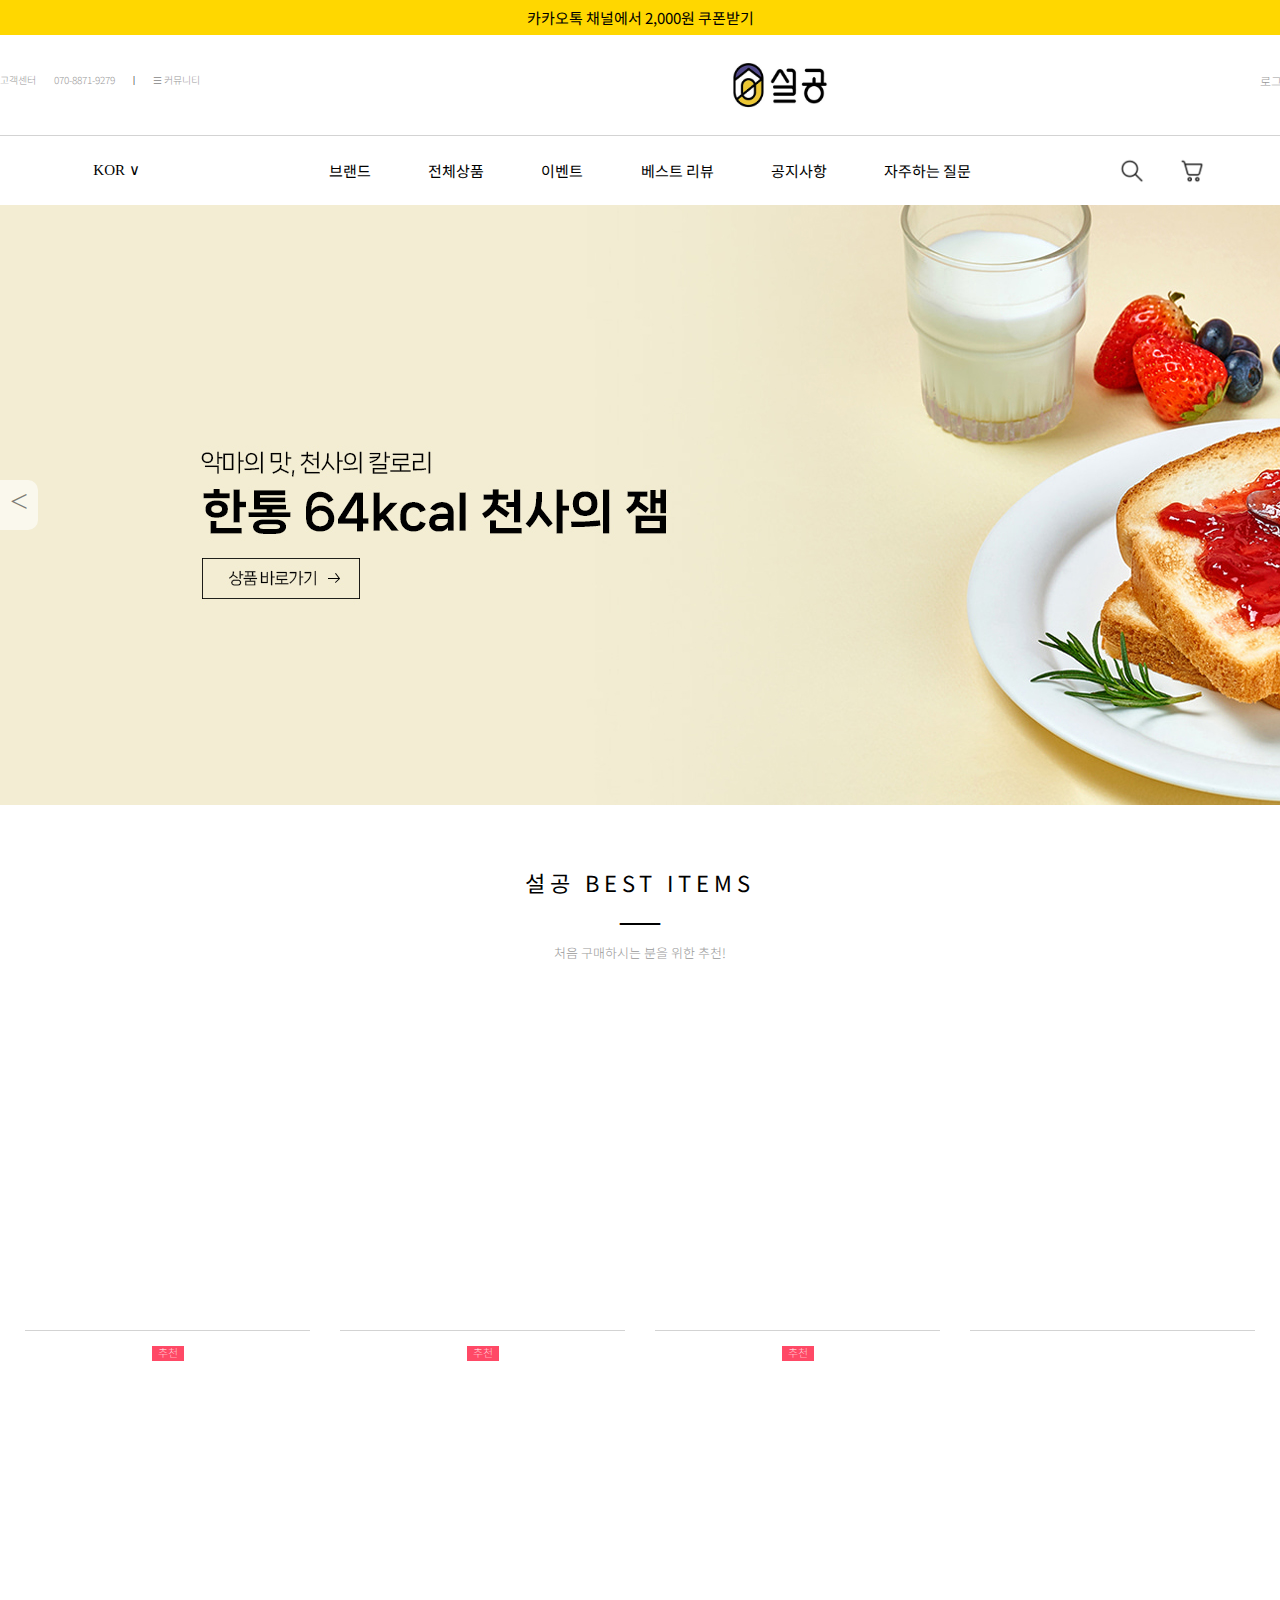
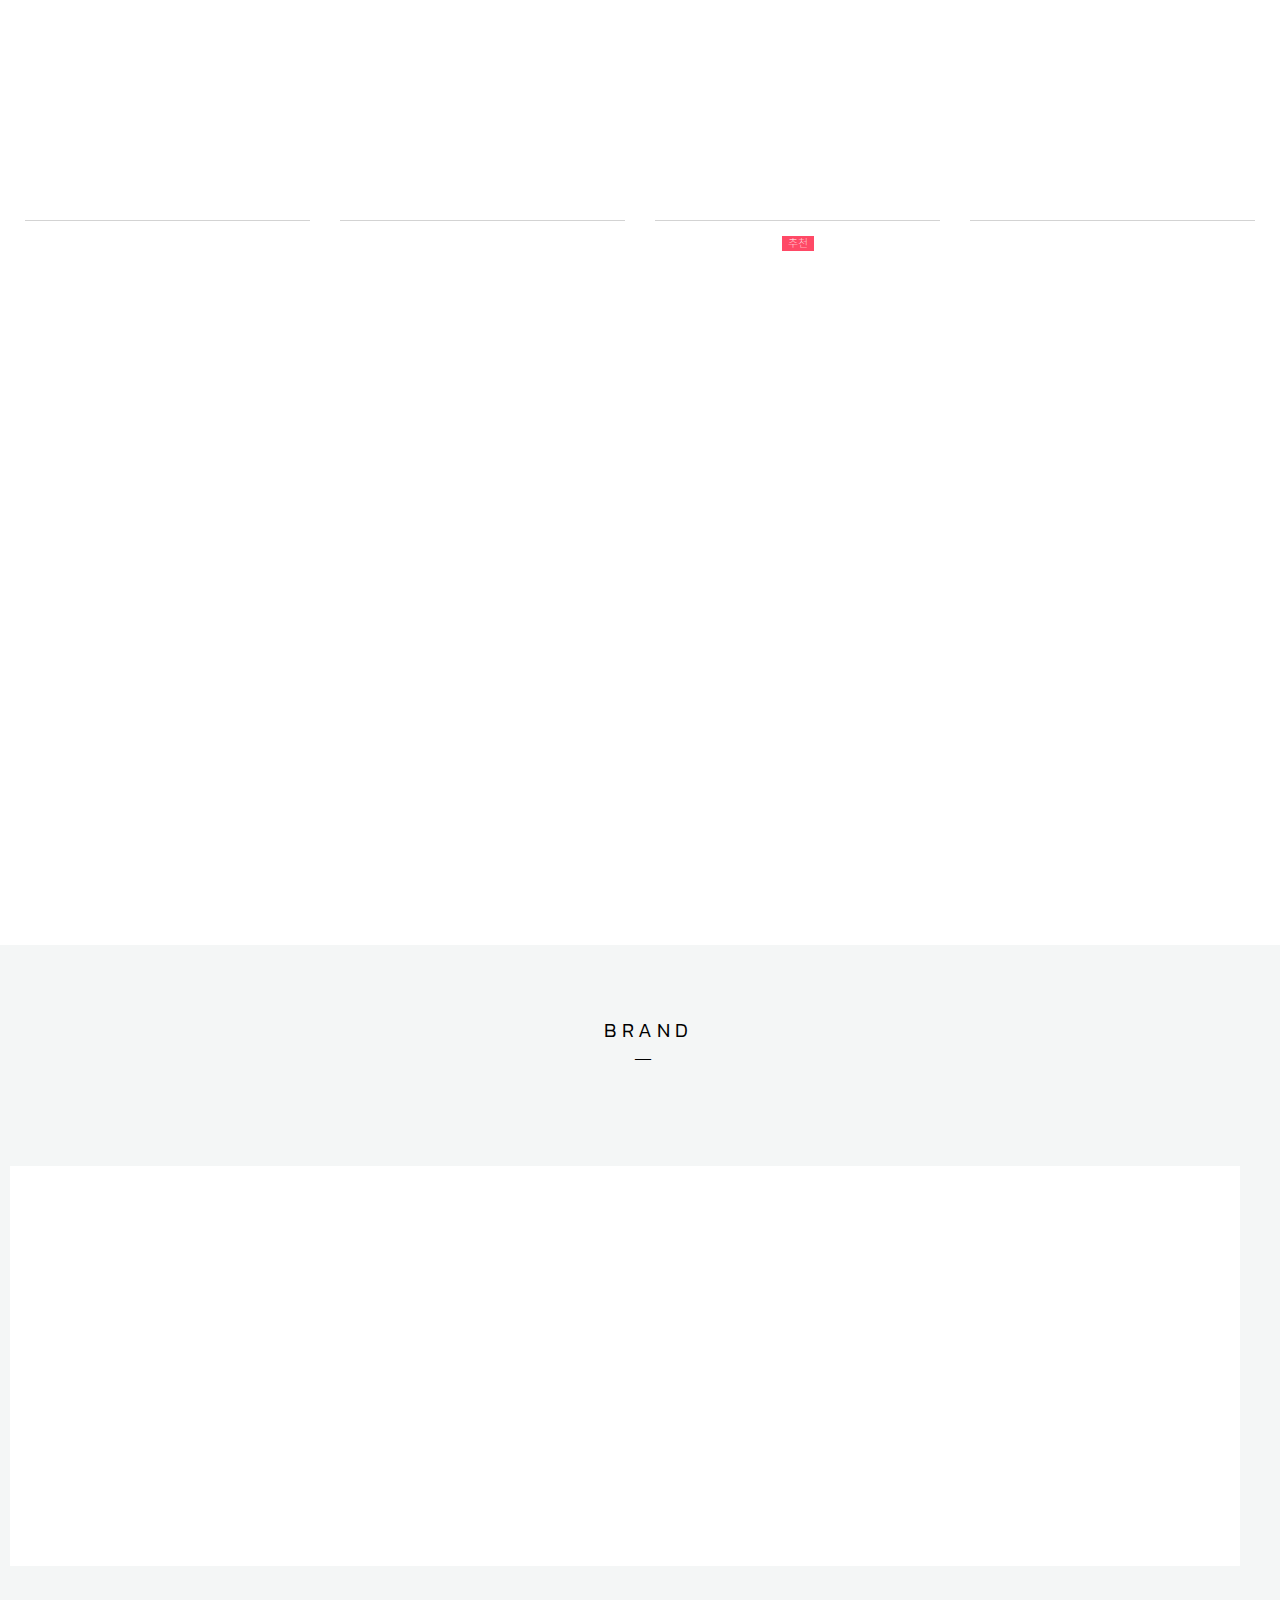
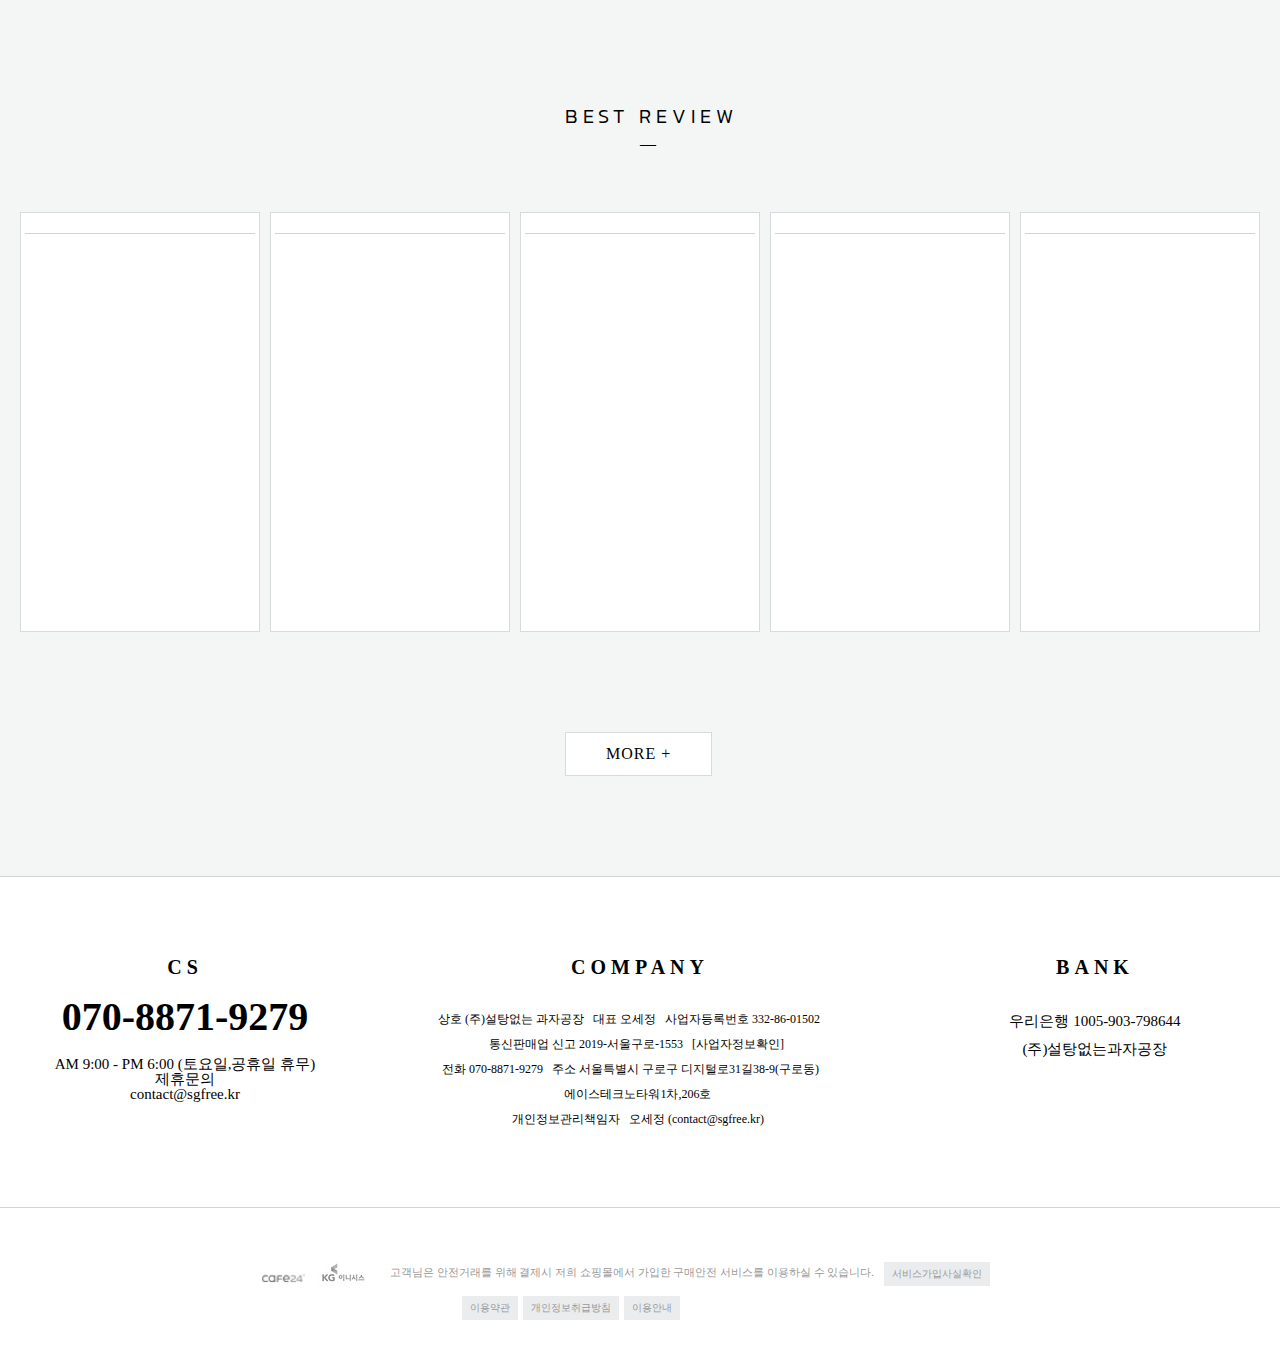
<file: index.html>
<!DOCTYPE html>
<html>
  <head>
    <title>설탕없는과자공장 | 설공</title>
    <link href="css/reset.css" rel="stylesheet">
    <link href="css/common.css" rel="stylesheet">
    <link href="css/main.css" rel="stylesheet">
    <style>
@import url('https://fonts.googleapis.com/css2?family=Kanit:wght@300&family=Noto+Sans+KR:wght@100;300;400;500;700;900&display=swap');
      </style>
      <script src="https://ajax.aspnetcdn.com/ajax/jQuery/jquery-3.4.0.min.js"></script>

      <!--json-->
      <script src="js/json.js"></script>
      <!--jquery-->
      <script src="js/jquery.js"></script>


  </head>
  <body>
    <div id="kakao">
        <div id="box">
        <h3><a href="#">카카오톡 채널에서 2,000원 쿠폰받기</a></h3>
        </div></div>
    <header>
      <div id="box1">
        <div id="login1">
          <ul>
            <li><a href="#">고객센터</a></li>
            <li><a href="#">070-8871-9279</a></li>
            <li>|</li>
            <li><a href="#">&#9776;  커뮤니티</a></li>
          </ul>
        </div>
      </div>
      <div id="box2">
        <div id="logo">
          <a href="#"><img src="img/logo.jpg" alt="logo"></a>
        </div></div>
      <div id="box3">
        <div id="login2">
          <ul>
            <li><a href="sub_2.html" target="_self">로그인</a></li>
            <li><a href="sub_3.html" target="_self">회원가입</a></li>
            <li><a href="#">주문조회</a></li>
            <li><a href="#">마이페이지</a></li>
            <li><a href="#">회원혜택</a></li>
          </ul>
        </div></div>
    </header>
    <nav>
        <div id="box1">
          <h4><a href="#">KOR   &#8744;</a></h4></div> 

        <div id="box2">
          <ul class="menu">
            <li><a href="sub.html" target="_self">브랜드</a>
              <ul class="sub">
                <li><a href="#">설공 스토리</a></li>
                <li><a href="#">캐릭터 소개</a></li>
                <li><a href="#">설탕없는과자공장</a></li>
              </ul>
            </li>
            <li><a href="sub.html" target="_self">전체상품</a>
              <ul class="sub">
                <li><a href="#">산소빵 & 와플</a></li>
                <li><a href="#">잼 & 스프레드</a></li>
                <li><a href="#">베이커리</a></li>
                <li><a href="#">설탕 대체재</a></li>
                <li><a href="#">묶음 상품</a></li>
              </ul>
            </li>
            <li><a href="sub.html" target="_self">이벤트</a>
              <ul class="sub">
                <li><a href="#">라이트 설공 챌린지</a></li>
                <li><a href="#">진행중인 이벤트</a></li>
                <li><a href="#">당첨자 발표</a></li>
              </ul>
            </li>
            <li><a href="sub.html" target="_self">베스트 리뷰</a>
              <ul class="sub">
                <li><a href="#">위클리 베스트</a></li>
                <li><a href="#">베스트</a></li>
              </ul>
            </li>
            <li><a href="sub.html" target="_self">공지사항</a></li>
            <li><a href="sub.html" target="_self">자주하는 질문</a></li>
          </ul></div>

          <div id="icon">
            <div class="iconbox">
                <a href="#"><img src="img/icon_1.png" alt="아이콘1"></a>
            </div>
            <div class="iconbox">
                <a href="#"><img src="img/icon_2.png" alt="아이콘2"></a>
            </div>
          </div>
      </nav>

    <section>
      <div id="slidewrap">
        <ul class="slide">
          <li><img src="img/slider_1.jpg" alt="slider_1"></li>
          <li><img src="img/slider_2.jpg" alt="slider_2"></li>
          <li><img src="img/slider_3.jpg" alt="slider_3"></li>
          <li><img src="img/slider_4.jpg" alt="slider_4"></li>
        </ul>
        <span class="prev">&lt;</span>
        <span class="next">&gt;</span>
      </div>

        <div id="best">
            <h3>설공 BEST ITEMS</h3>
            <h2>&#8212;</h2>
            <p>처음 구매하시는 분을 위한 추천!</p>
        </div>


        <div id="product">

          <div class="box">
            <div class="img_box"></div>
            <h5></h5>
            <div class="box1">
              <h6></h6>
          </div></div>

          <div class="box">
            <div class="img_box"></div>
            <h5></h5>
              <div class="box1">
              <h6></h6>
          </div></div>

          <div class="box">
            <div class="img_box"></div>
            <h5></h5>
              <div class="box1">
              <h6></h6>
            </div></div>

          <div class="box">
            <div class="img_box"></div>
            <h5></h5>
            <div class="box1">
          </div></div>

          <div class="box">
            <div class="img_box"></div>
            <h5></h5>
            <div class="box1">
          </div></div>

          <div class="box">
            <div class="img_box"></div>
            <h5></h5>
            <div class="box1">
          </div></div>

          <div class="box">
            <div class="img_box"></div>
            <h5></h5>
            <div class="box1">
              <h6></h6>
          </div></div>

          <div class="box">
            <div class="img_box"></div>
            <h5></h5>
            <div class="box1">
          </div></div>
        </div>

      <div id="coupon">
        <div class="box2"></div>
        <div class="box2"></div>
        <div class="box2"></div>
      </div>

      <div id="story">
        <div class="box3">
        <h3>BRAND</h3>
        <h4>&#8212;</h4>
        <div class="box4">
          <div class="box4text">
            <p></p>
          </div>
        </div></div>
        </div>

        <div id="review">
            <div class="box4">
            <h3>BEST REVIEW</h3>
            <h4>&#8212;</h4>

            <div class="box5">
                <div class="box6">
            </div></div>

            <div class="box5">
              <div class="box6">
            </div></div>

          <div class="box5">
            <div class="box6">
          </div></div>

          <div class="box5">
            <div class="box6">
          </div></div>

          <div class="box5">
            <div class="box6">
          </div></div>

            <button>MORE +</button>
      </div>
    </div>
    </section>

    <footer>
        <div id="top">
            <div class="cs">
                <h1>CS</h1>
                <h2>070-8871-9279</h2>
                <h3>AM 9:00 - PM 6:00 (토요일,공휴일 휴무)<br>
                    <b>제휴문의</b><br>
                    contact@sgfree.kr</h3>
            </div>
            <div class="company">
                <h1>COMPANY</h1>
                <pre>
                          상호 (주)설탕없는 과자공장   대표 오세정   사업자등록번호 332-86-01502
                               통신판매업 신고 2019-서울구로-1553   [사업자정보확인]
                           전화 070-8871-9279   주소 서울특별시 구로구 디지털로31길38-9(구로동)
                                에이스테크노타워1차,206호
                                개인정보관리책임자   오세정 (contact@sgfree.kr)</pre>
            </div>
            <div class="bank">
                <h1>BANK</h1>
                <h2>우리은행 1005-903-798644<br>
                    <b>(주)설탕없는과자공장</b></h2>
            </div>
        </div>
        <div id="botton">
            <div id="box">
              <div class="imgbox">
            <a href="#"><img src="img/footer_1.png" alt=""></a>
              </div>
            <a href="#"><img src="img/footer_2.jpg" alt=""></a>
            <h1>고객님은 안전거래를 위해 결제시 저희 쇼핑몰에서 가입한 구매안전 서비스를 이용하실 수 있습니다.</h1>
            <button>서비스가입사실확인</button>
            <div class="box1">
            <button>이용약관</button>
            <button>개인정보취급방침</button>
            <button>이용안내</button>
        </div></div></div>
    </footer>
  </body>
</html>
</file>
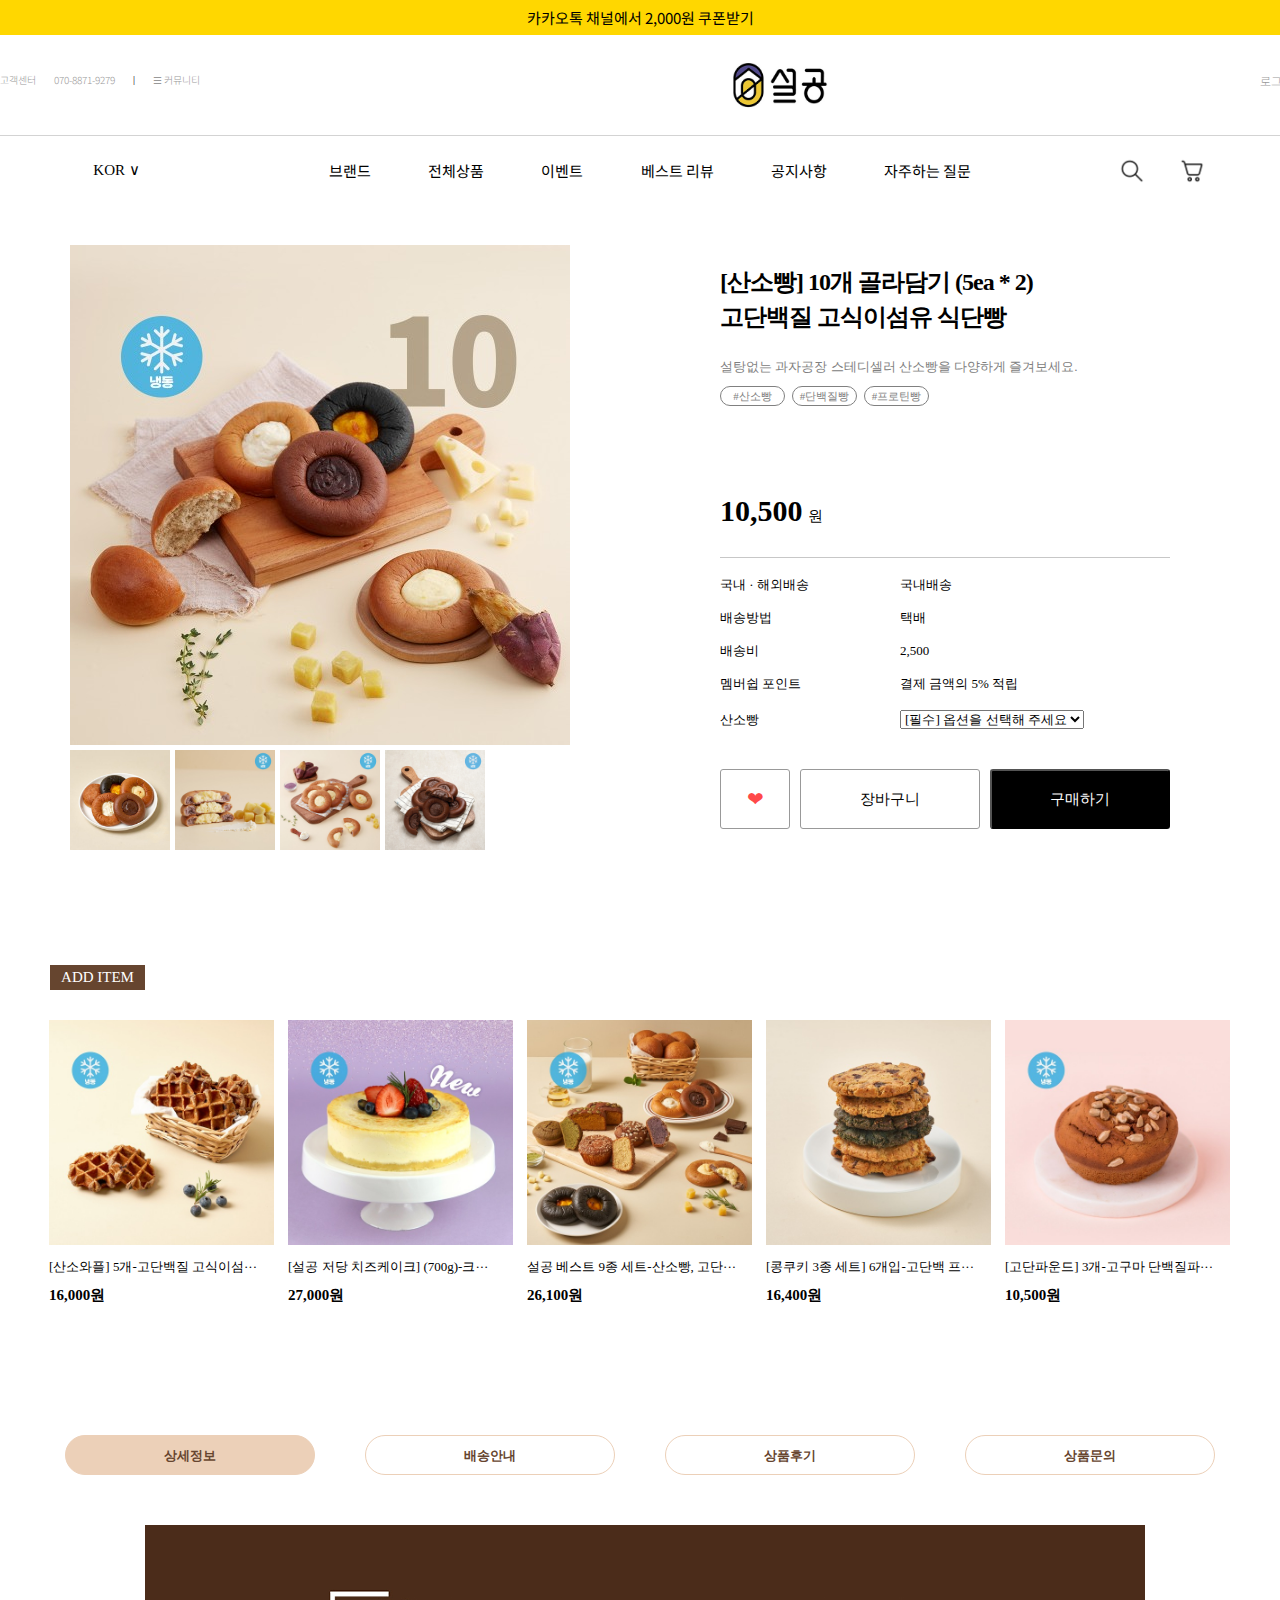
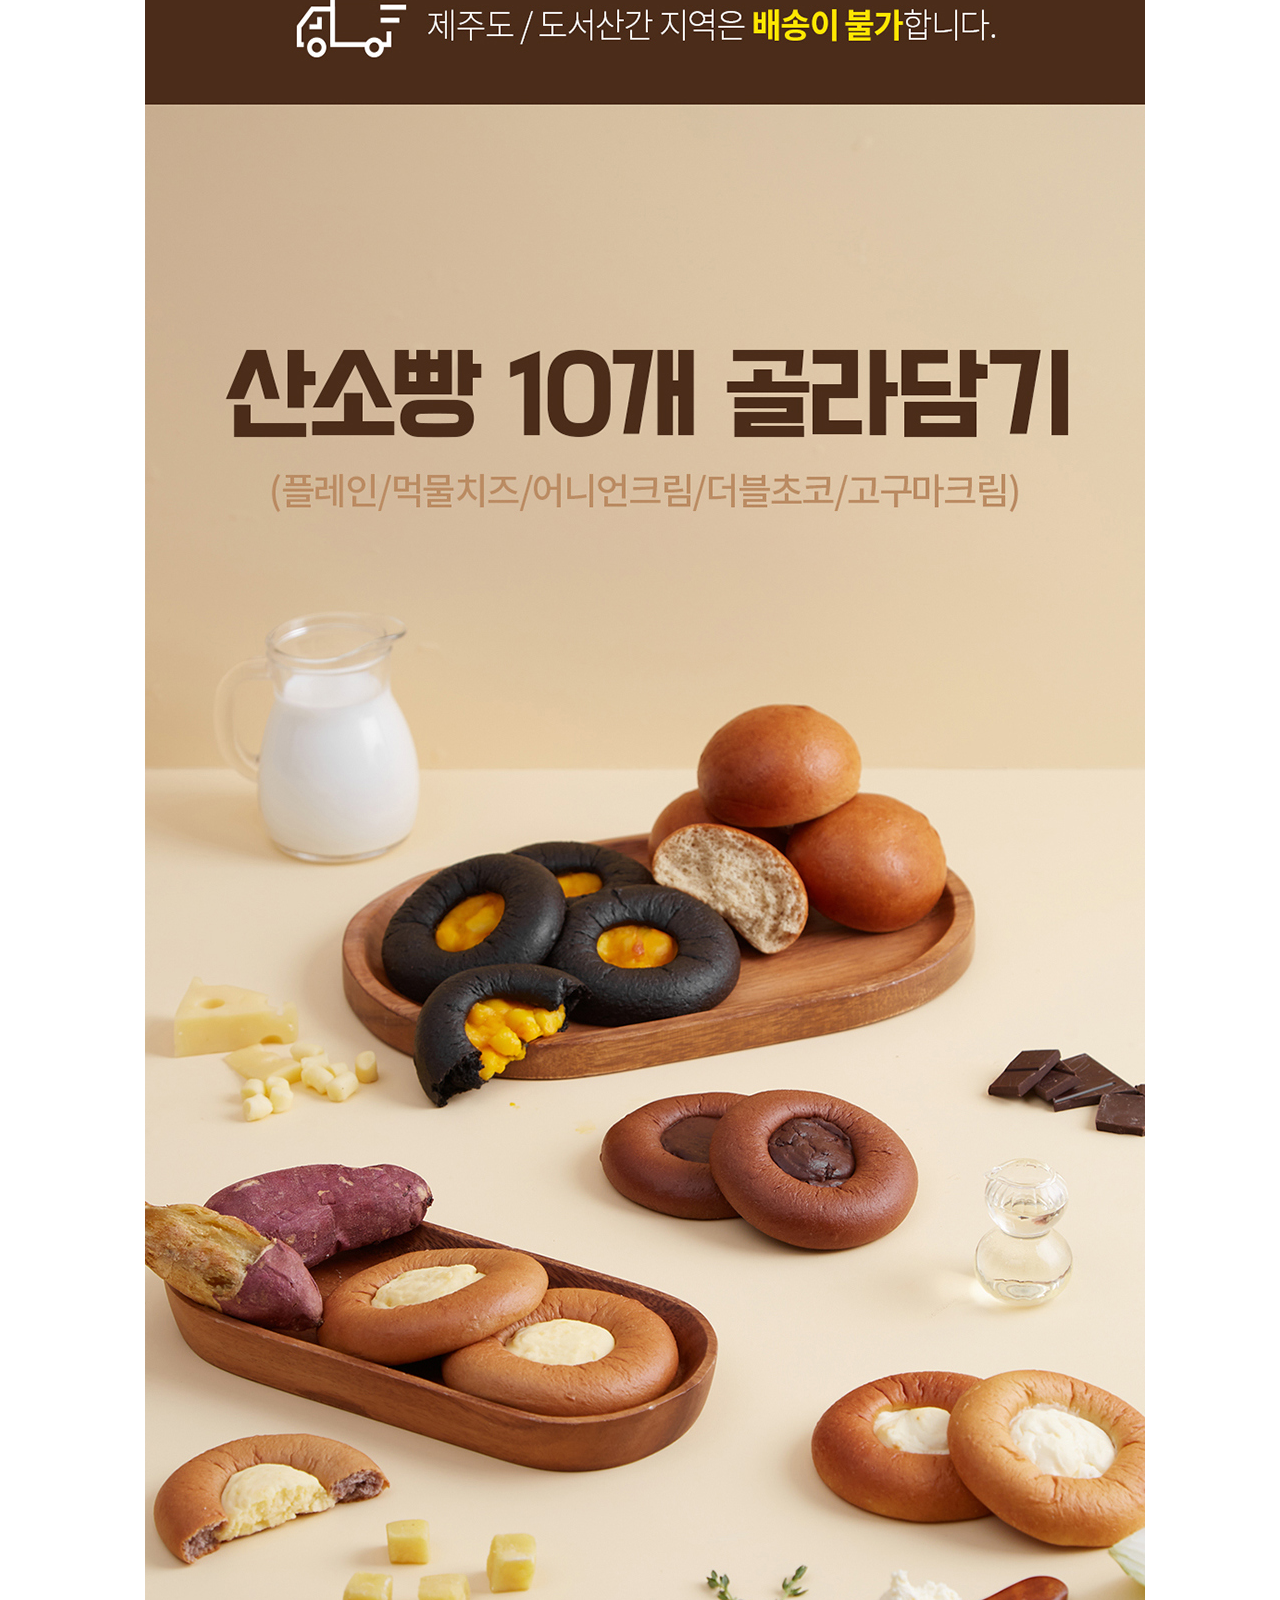
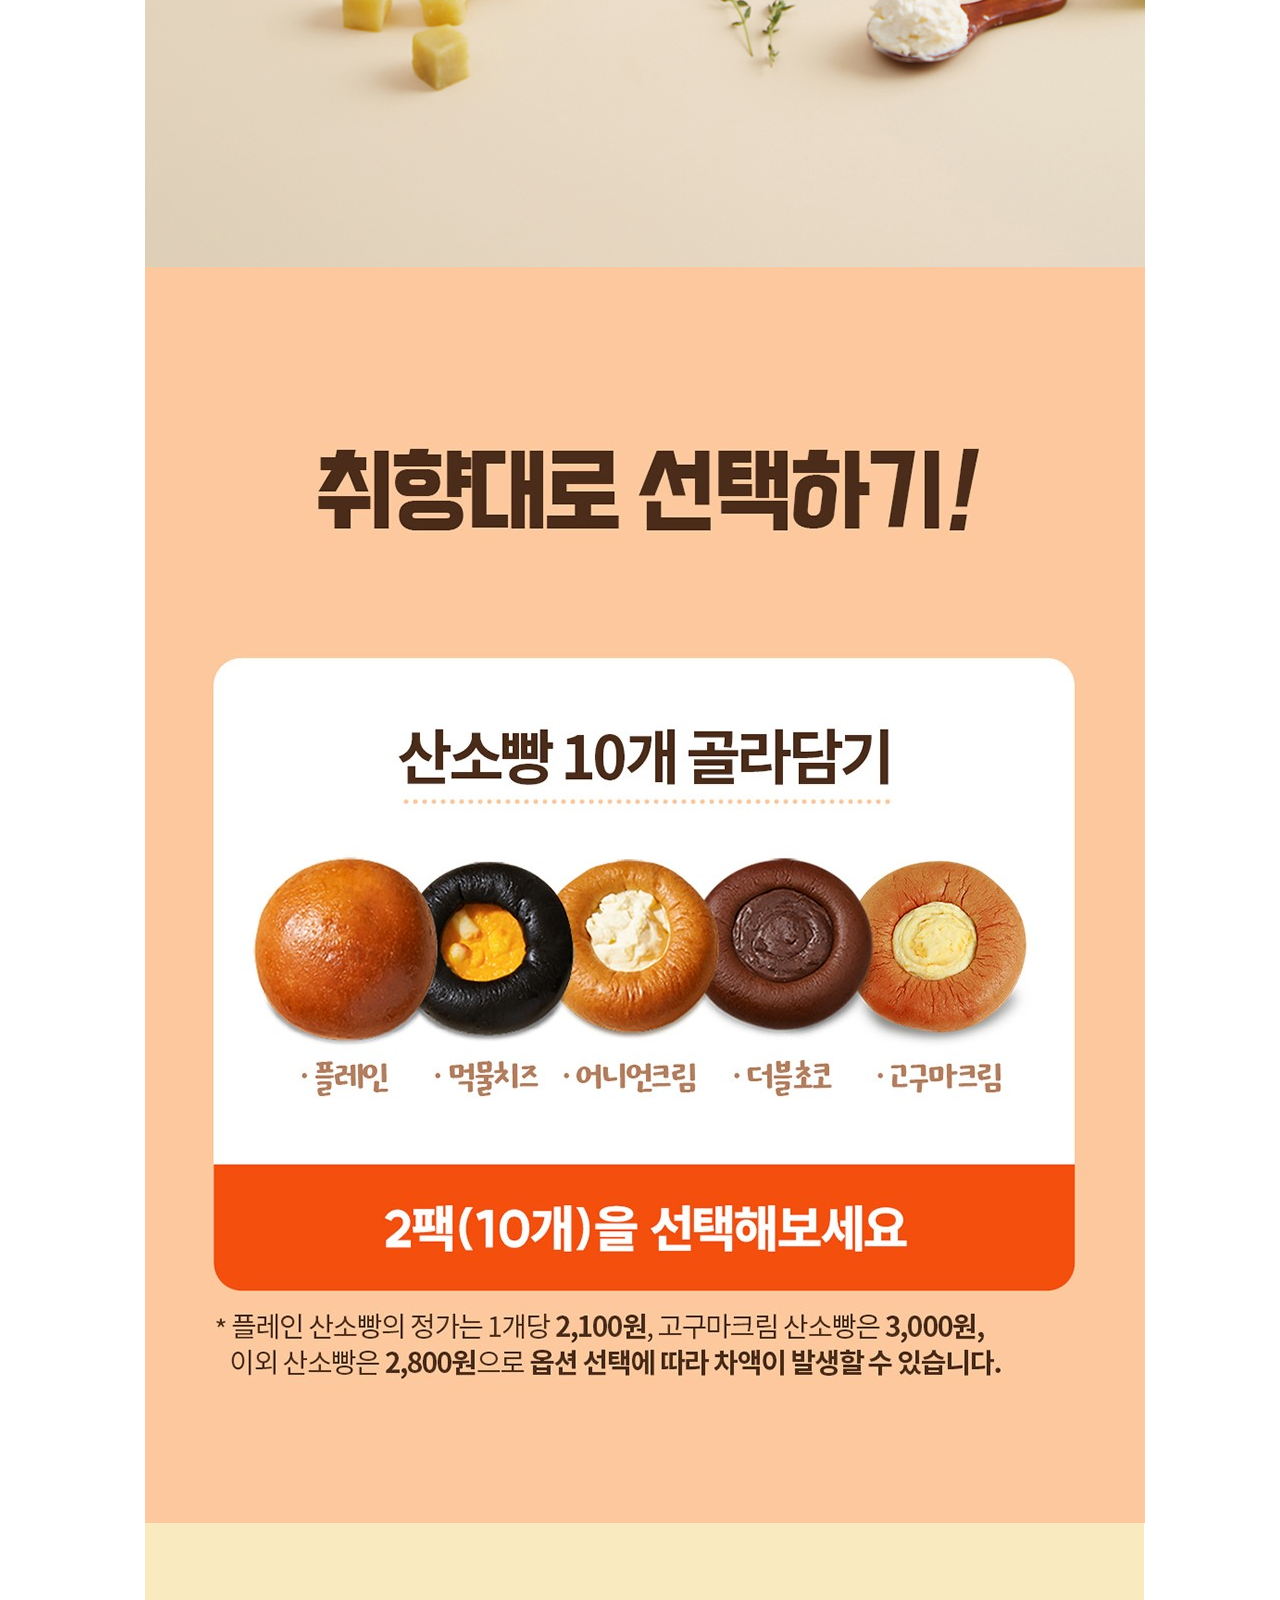
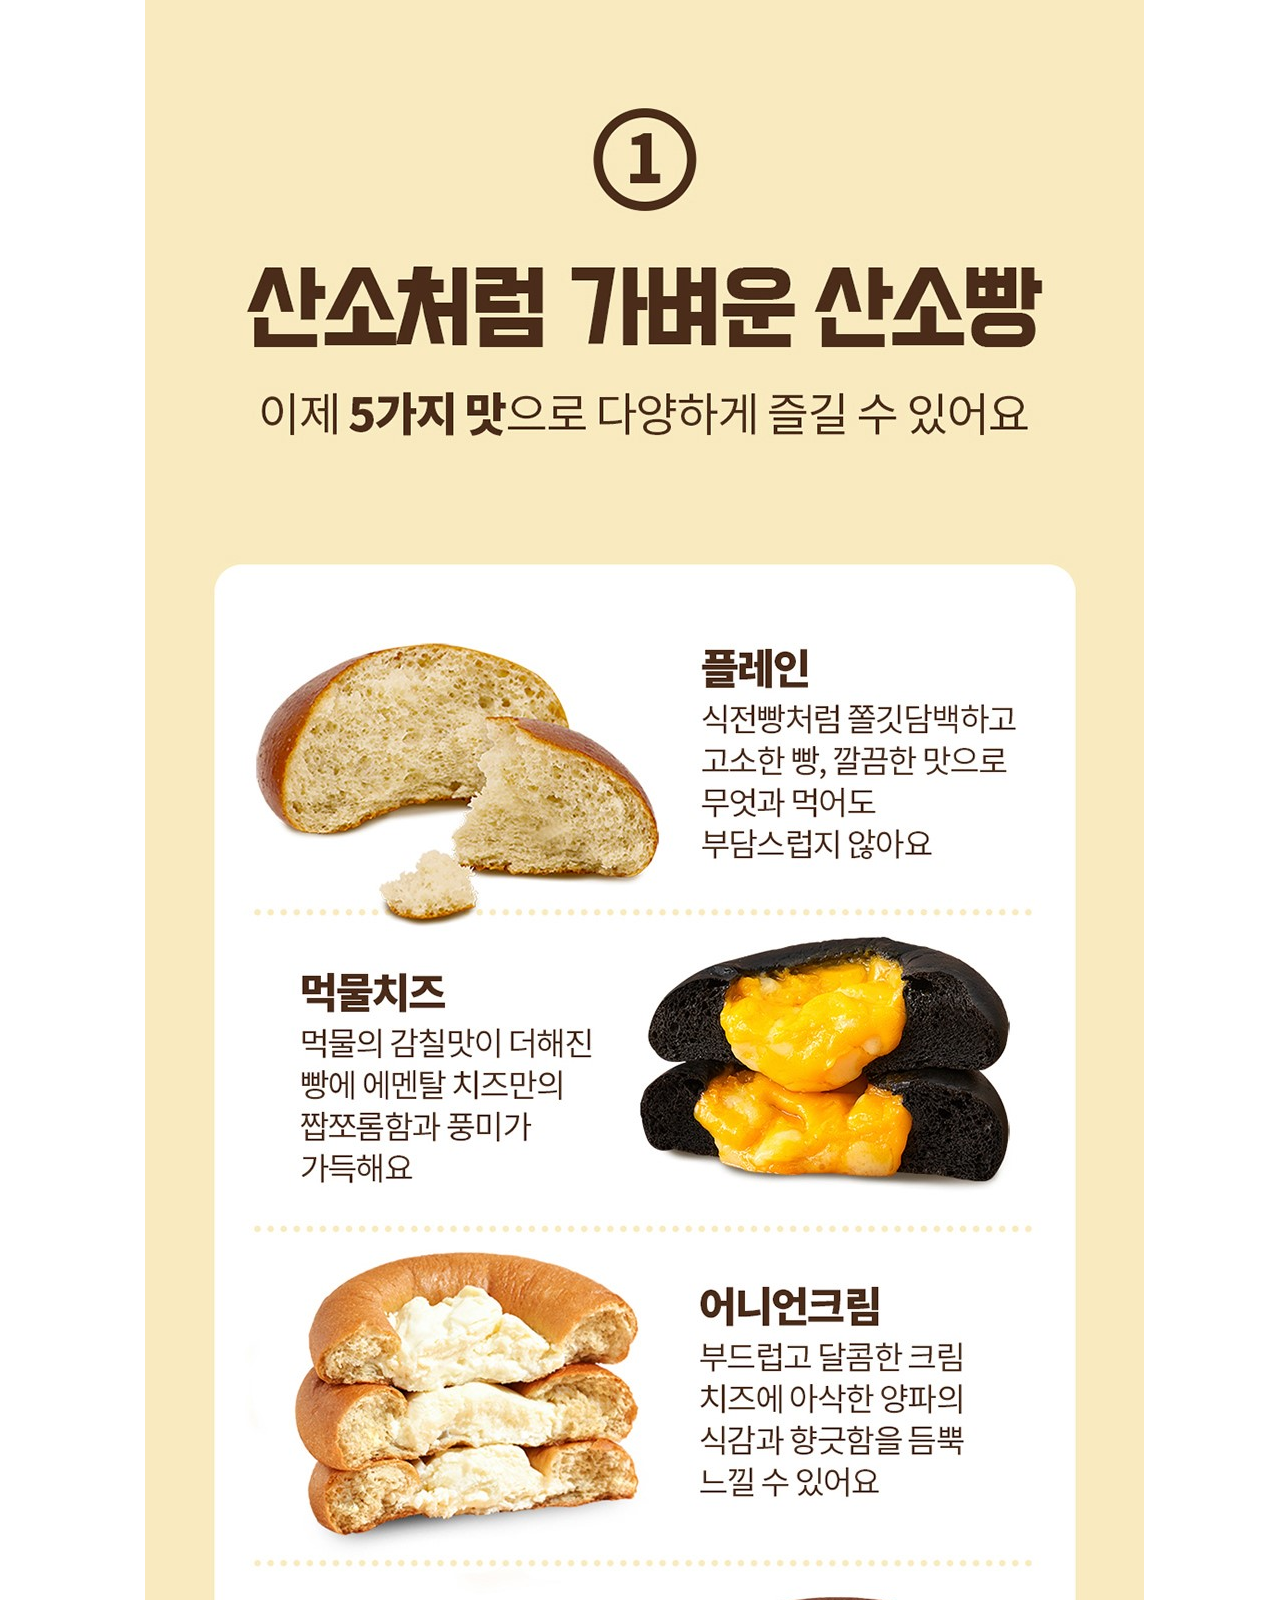
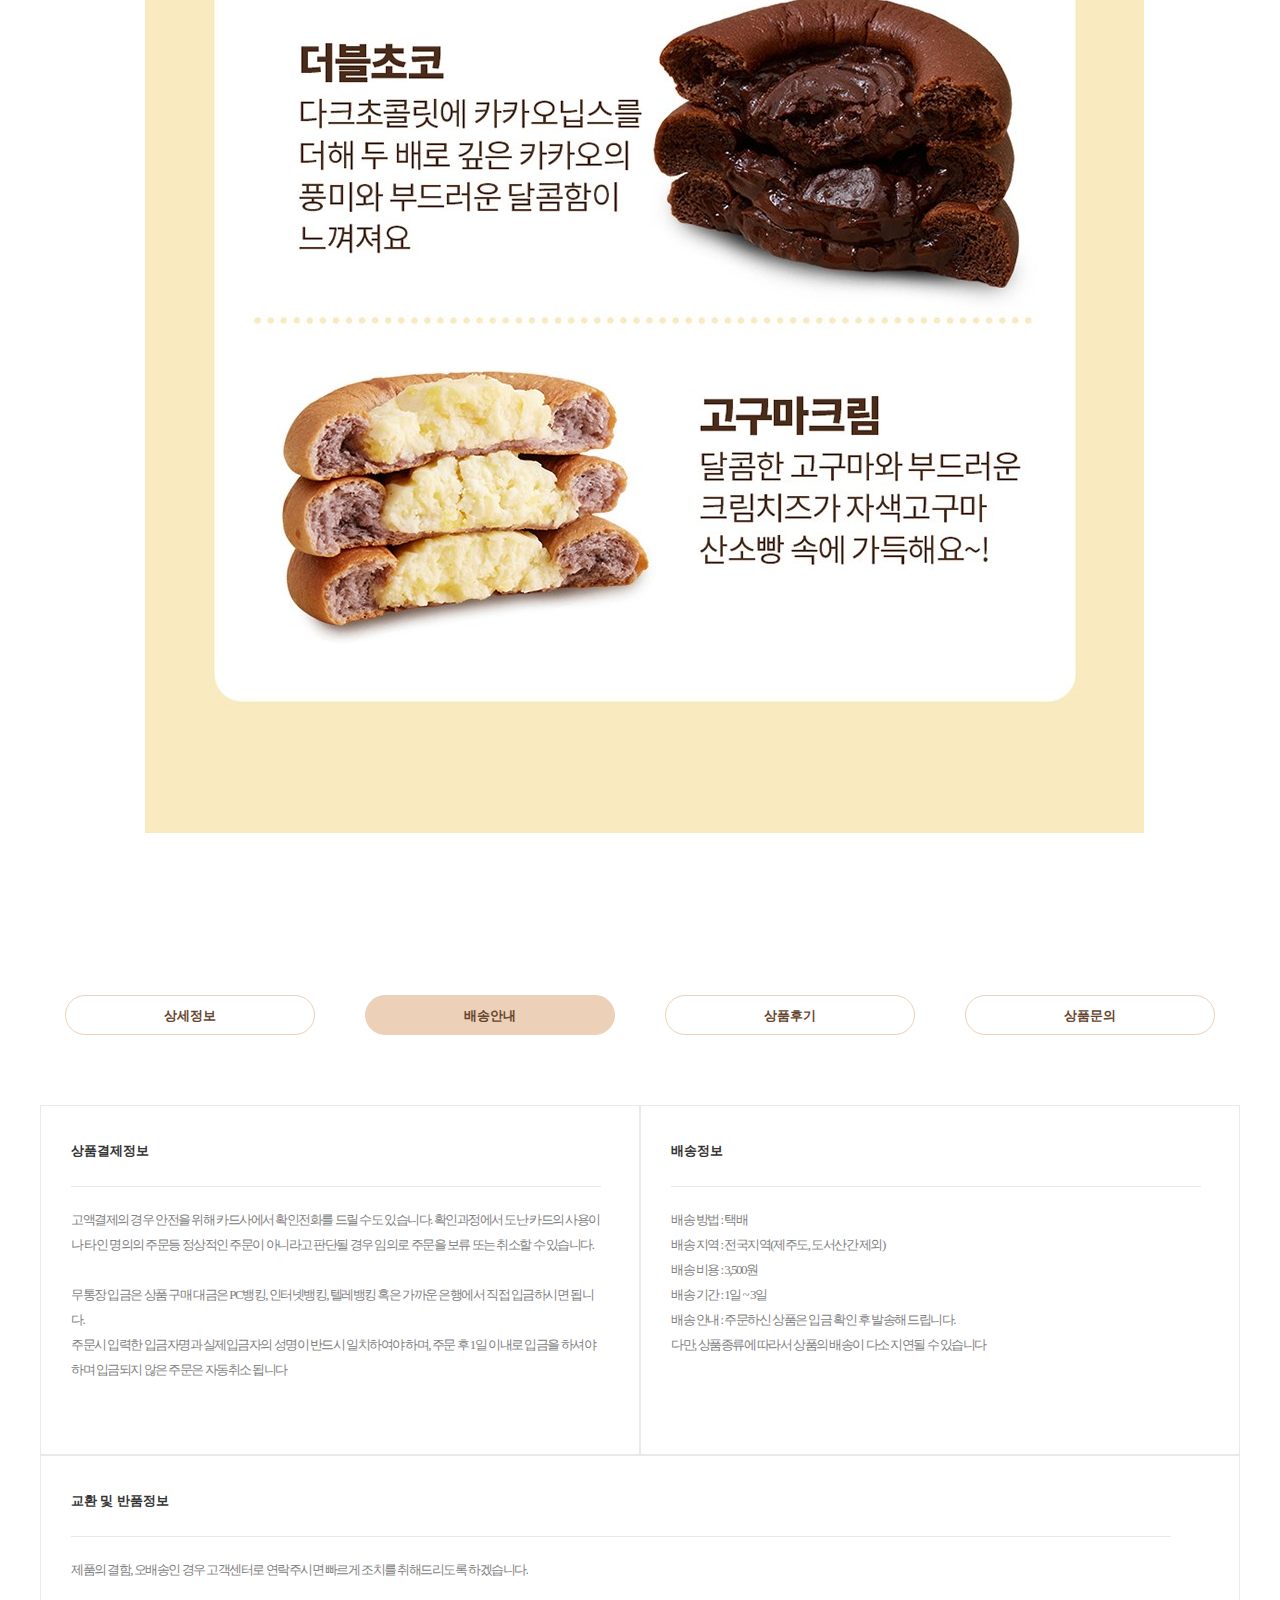
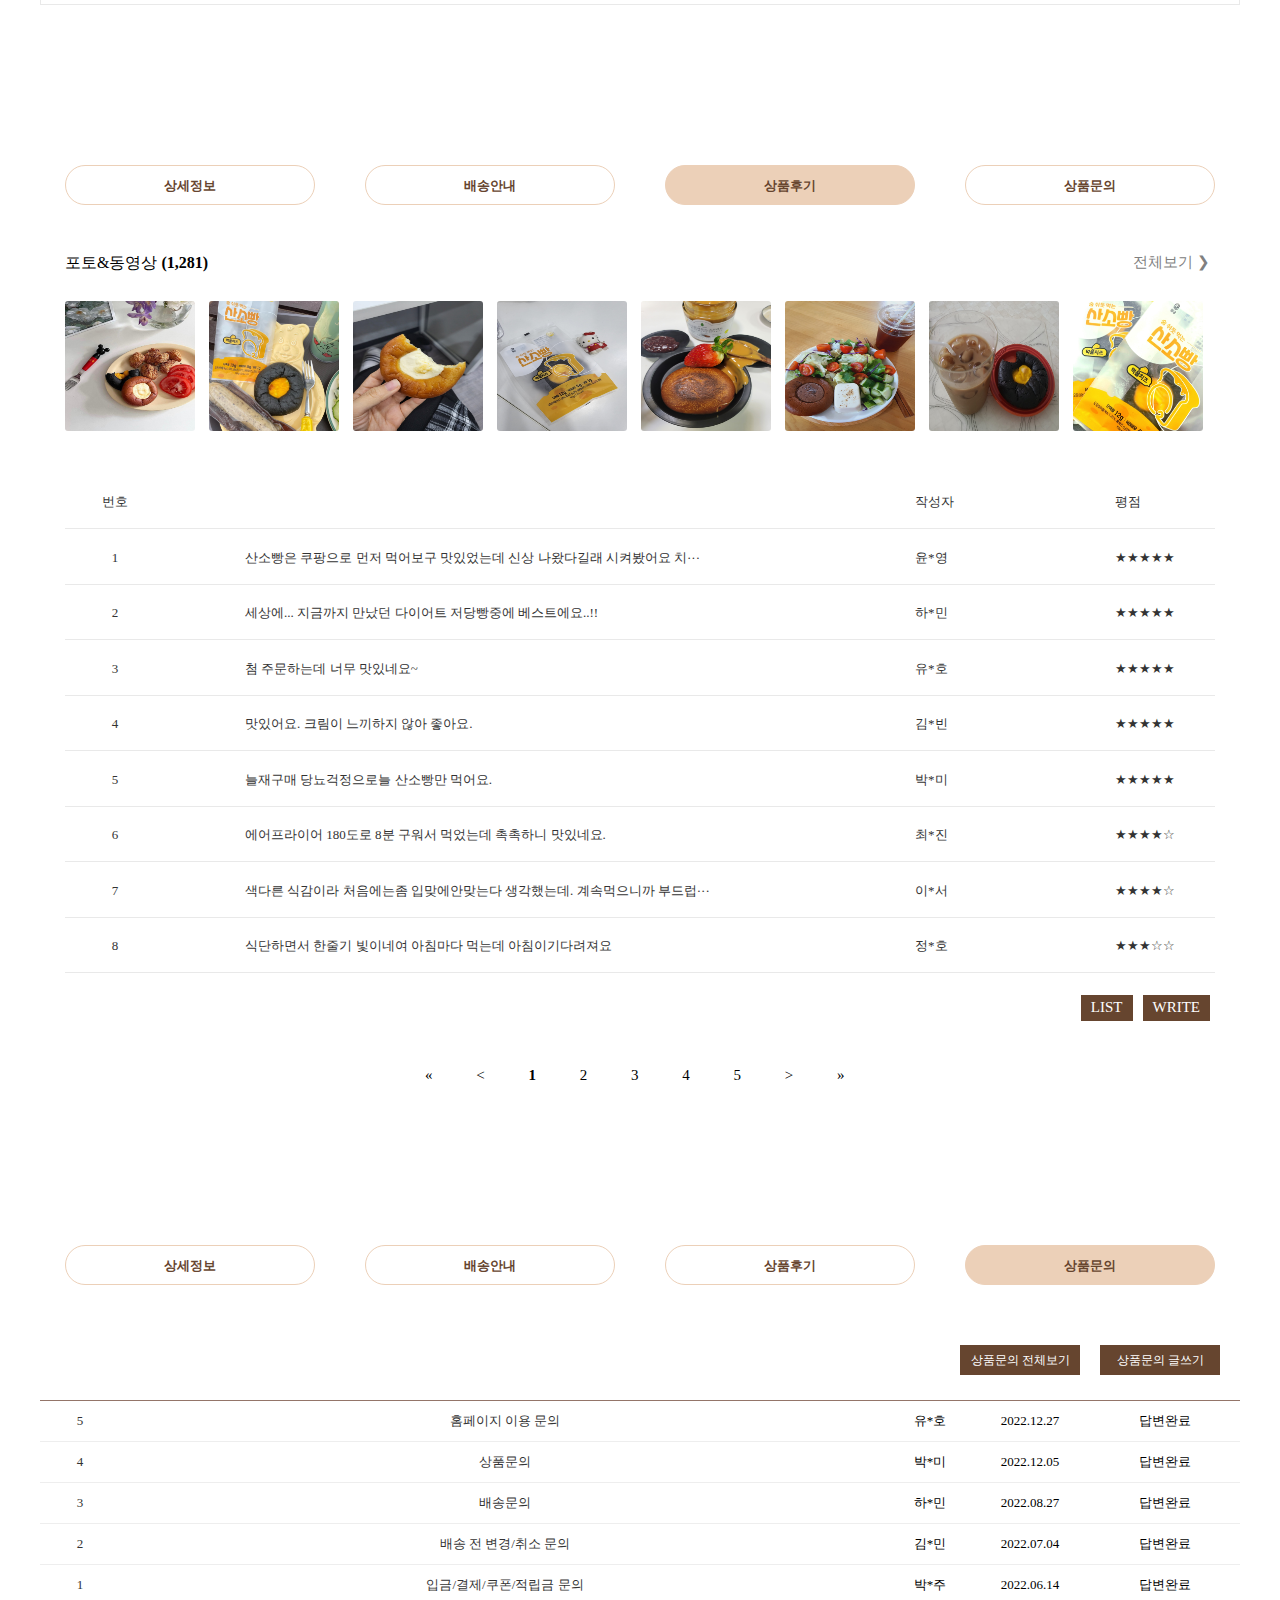
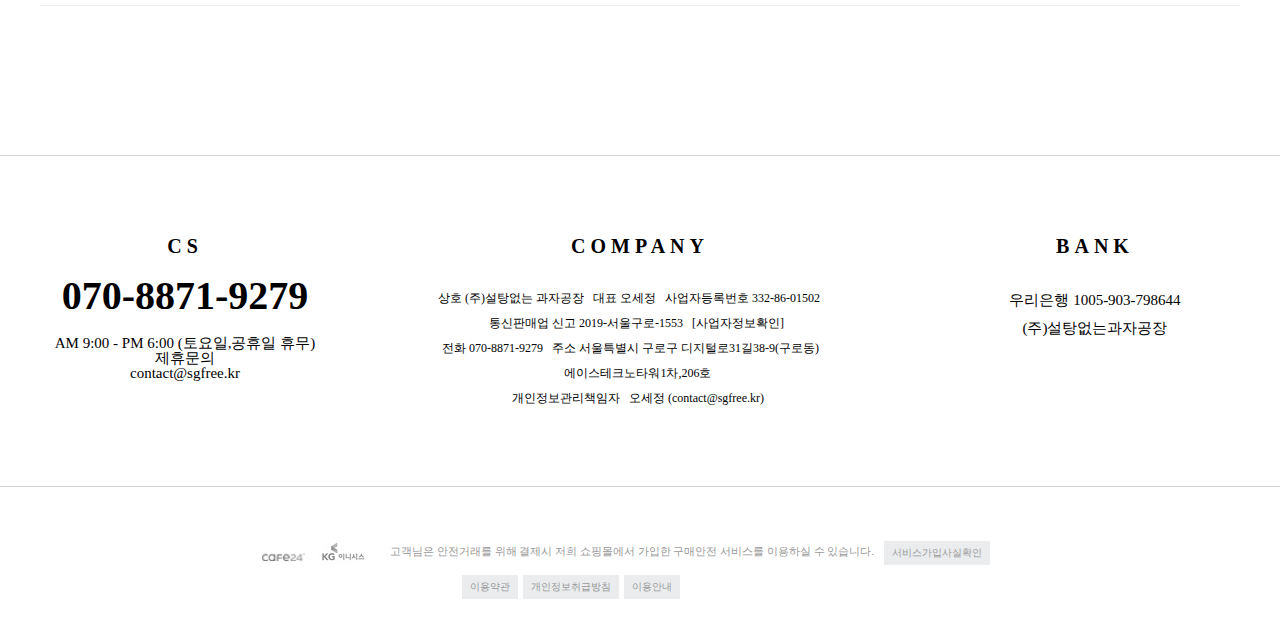
<file: sub.html>
<!DOCTYPE html>
<html>

<head>
  <title>설탕없는과자공장 | 설공</title>
  <link href="css/reset.css" rel="stylesheet">
  <link href="css/common.css" rel="stylesheet">
  <link href="css/sub.css" rel="stylesheet">
  <style>
    @import url('https://fonts.googleapis.com/css2?family=Kanit:wght@300&family=Noto+Sans+KR:wght@100;300;400;500;700;900&display=swap');
          </style>
<script src="https://ajax.aspnetcdn.com/ajax/jQuery/jquery-3.4.0.min.js"></script>

      <script>
        $(function(){
          $('.menu > li').mouseover(function(){
            $(this).children('.sub').stop().fadeIn(150);
          }).mouseout(function(){
            $('.sub').stop().fadeOut(100);
          });
        });
</script>
</head>
<body>
  <div id="kakao">
    <div id="box">
      <h3><a href="#">카카오톡 채널에서 2,000원 쿠폰받기</a></h3>
    </div>
  </div>
  <header>
    <div id="box1">
      <div id="login1">
        <ul>
          <li><a href="#">고객센터</a></li>
          <li><a href="#">070-8871-9279</a></li>
          <li>|</li>
          <li><a href="#">&#9776; 커뮤니티</a></li>
        </ul>
      </div>
    </div>
    <div id="box2">
      <div id="logo">
        <a href="index.html" target="_self"><img src="img/logo.jpg" alt="logo"></a>
      </div>
    </div>
    <div id="box3">
      <div id="login2">
        <ul>
          <li><a href="sub_2.html" target="_self">로그인</a></li>
          <li><a href="sub_3.html" targeet="_self">회원가입</a></li>
          <li><a href="#">주문조회</a></li>
          <li><a href="#">마이페이지</a></li>
          <li><a href="#">회원혜택</a></li>
        </ul>
      </div>
    </div>
  </header>
  <nav>
    <div id="box1">
      <h4><a href="#">KOR   &#8744;</a></h4></div> 

    <div id="box2">
      <ul class="menu">
        <li><a href="sub.html" target="_self">브랜드</a>
          <ul class="sub">
            <li><a href="#">설공 스토리</a></li>
            <li><a href="#">캐릭터 소개</a></li>
            <li><a href="#">설탕없는과자공장</a></li>
          </ul>
        </li>
        <li><a href="sub.html" target="_self">전체상품</a>
          <ul class="sub">
            <li><a href="#">산소빵 & 와플</a></li>
            <li><a href="#">잼 & 스프레드</a></li>
            <li><a href="#">베이커리</a></li>
            <li><a href="#">설탕 대체재</a></li>
            <li><a href="#">묶음 상품</a></li>
          </ul>
        </li>
        <li><a href="sub.html" target="_self">이벤트</a>
          <ul class="sub">
            <li><a href="#">라이트 설공 챌린지</a></li>
            <li><a href="#">진행중인 이벤트</a></li>
            <li><a href="#">당첨자 발표</a></li>
          </ul>
        </li>
        <li><a href="sub.html" target="_self">베스트 리뷰</a>
          <ul class="sub">
            <li><a href="#">위클리 베스트</a></li>
            <li><a href="#">베스트</a></li>
          </ul>
        </li>
        <li><a href="sub.html" target="_self">공지사항</a></li>
        <li><a href="sub.html" target="_self">자주하는 질문</a></li>
      </ul></div>

      <div id="icon">
        <div class="iconbox">
            <a href="#"><img src="img/icon_1.png" alt="아이콘1"></a>
        </div>
        <div class="iconbox">
            <a href="#"><img src="img/icon_2.png" alt="아이콘2"></a>
        </div>
      </div>
  </nav>


  <main id="sub">

    <div id="product">
      <img src="img/section_6.jpg" alt="img" id="cimg" class="w1">

      <div class="productsub">
        <ul>
          <li><img src="img/sub_1.jpg" alt="subimg_1"></li>
          <li><img src="img/sub_2.jpg" alt="subimg_2"></li>
          <li><img src="img/sub_3.jpg" alt="subimg_3"></li>
          <li><img src="img/sub_4.jpg" alt="subimg_4"></li>
        </ul>
      </div>
    </div>


    <script>

      $(document).ready(function(){
        $("#product li:first-child").mouseover(function(){
          $("#cimg").attr("src", "img/sub_1.jpg");
        });

        $("#product li:nth-child(2)").mouseover(function(){
          $("#cimg").attr("src", "img/sub_2.jpg");
        });

        $("#product li:nth-child(3)").mouseover(function(){
          $("#cimg").attr("src", "img/sub_3.jpg");
        });
        
        $("#product li:last-child").mouseover(function(){
          $("#cimg").attr("src", "img/sub_4.jpg");
        });
      });
    </script>

    <div id="contents">

      <h1>[산소빵] 10개 골라담기 (5ea * 2)<br>고단백질 고식이섬유 식단빵</h1>
      <h2>설탕없는 과자공장 스테디셀러 산소빵을 다양하게 즐겨보세요.</h2>

      <div class="tag">
        <h4>#산소빵</h4>
        <h4>#단백질빵</h4>
        <h4>#프로틴빵</h4>
      </div>

      <h5>10,500</h5>

      <table>
        <tr>
          <td>국내 &middot; 해외배송</td>
          <td>국내배송</td>
        </tr>
        <tr>
          <td>배송방법</td>
          <td>택배</td>
        </tr>
        <tr>
          <td>배송비</td>
          <td>2,500</td>
        </tr>
        <tr>
          <td>멤버쉽 포인트</td>
          <td>결제 금액의 5% 적립</td>
        </tr>
        <br>

        <tr>
          <td>산소빵</td>
          <td>
            <select>
              <option>[필수] 옵션을 선택해 주세요</option>
              <option>-----------------------------</option>
              <option>플레인 5개</option>
              <option>먹물치즈 5개 (+3,500)</option>
              <option>어니언크림 5개 (+3,500)</option>
              <option>더블초코 5개(+3,500)</option>
              <option>고구마크림 5개 (+4,500)</option>
            </select>
          </td>
        </tr>
      </table>
      <button>&#x2764;</button>
      <button>장바구니</button>
      <button>구매하기</button>
    </div>


    <div id="add">
      <h1>ADD ITEM</h1>
      <div class="add1">
        <a href="#"><img src="img/section_1.jpg" alt="add1"></a>
        <h1><a href="#">[산소와플] 5개-고단백질 고식이섬&middot;&middot;&middot;</a></h1>
        <h2>16,000원</h2>
      </div>
      <div class="add2">
        <a href="#"><img src="img/section_2.jpg" alt="add2"></a>
        <h1><a href="#">[설공 저당 치즈케이크] (700g)-크&middot;&middot;&middot;</a></h1>
        <h2>27,000원</h2>
      </div>
      <div class="add3">
        <a href="#"><img src="img/section_3.jpg" alt="add2"></a>
        <h1><a href="#">설공 베스트 9종 세트-산소빵, 고단&middot;&middot;&middot;</a></h1>
        <h2>26,100원</h2>
      </div>
      <div class="add4">
        <a href="#"><img src="img/section_4.jpg" alt="add2"></a>
        <h1><a href="#">[콩쿠키 3종 세트] 6개입-고단백 프&middot;&middot;&middot;</a></h1>
        <h2>16,400원</h2>
      </div>
      <div class="add5">
        <a href="#"><img src="img/section_5.jpg" alt="add2"></a>
        <h1><a href="#">[고단파운드] 3개-고구마 단백질파&middot;&middot;&middot;</a></h1>
        <h2>10,500원</h2>
      </div>
    </div>

    <div id="detail">
      <ul>
        <li><a href="#detail">상세정보</a></li>
        <li><a href="#deliver">배송안내</a></li>
        <li><a href="#pd_review">상품후기</a></li>
        <li><a href="#inquiry">상품문의</a></li>
      </ul>
      <div id="detail_box">
        <img src="img/product_1.jpg" alt="product_1">
        <img src="img/product_2.jpg" alt="product_2">
        <img src="img/product_3.jpg" alt="product_3">
      </div>
    </div>

    <div id="deliver">
      <ul>
        <li><a href="#detail">상세정보</a></li>
        <li><a href="#deliver">배송안내</a></li>
        <li><a href="#pd_review">상품후기</a></li>
        <li><a href="#inquiry">상품문의</a></li>
      </ul>
      <div class="deliver_box_1">
        <table>
          <tr>
            <th>상품결제정보</th>
            <td>고액결제의 경우 안전을 위해 카드사에서 확인전화를 드릴 수도 있습니다. 확인과정에서 도난 카드의 사용이나 타인 명의의 주문등 정상적인 주문이 아니라고 판단될 경우 임의로 주문을 보류 또는 취소할 수 있습니다.<br><br>
              무통장 입금은 상품 구매 대금은 PC뱅킹, 인터넷뱅킹, 텔레뱅킹 혹은 가까운 은행에서 직접 입금하시면 됩니다.<br>
              주문시 입력한 입금자명과 실제입금자의 성명이 반드시 일치하여야 하며, 주문 후 1일 이내로 입금을 하셔야 하며 입금되지 않은 주문은 자동취소 됩니다</td>
          </tr>
          </table>
          </div>

          <div class="deliver_box_2">
          <table>
          <tr>
            <th>배송정보</th>
            <td>배송 방법 : 택배<br>
              배송 지역 : 전국지역(제주도, 도서산간 제외)<br>
              배송 비용 : 3,500원<br>
              배송 기간 : 1일 ~ 3일<br>
              배송 안내 : 주문하신 상품은 입금 확인 후 발송해 드립니다.<br>
              다만, 상품종류에 따라서 상품의 배송이 다소 지연될 수 있습니다</td>
          </tr>
          </table>
          </div>

          <div class="deliver_box_3">
          <table>
          <tr>
            <th>교환 및 반품정보</th>
            <td>제품의 결함, 오배송인 경우 고객센터로 연락주시면 빠르게 조치를 취해드리도록 하겠습니다.</td>
          </tr>
          </table>
          </div>
    </div>

    <div id="pd_review">
      <ul>
        <li><a href="#detail">상세정보</a></li>
        <li><a href="#deliver">배송안내</a></li>
        <li><a href="#pd_review">상품후기</a></li>
        <li><a href="#inquiry">상품문의</a></li>
      </ul>
      <div class="review_box">
        <div class="photo">
          <h1>포토&amp;동영상 <b>(1,281)</b></h1>
          <h2><a href="#">전체보기 &#10095;</a></h2>
          <div class="photo_box">
          <a href="#"><img src="img/proreview_1.jpg" alt="proreview_1"></a>
          <a href="#"><img src="img/proreview_2.jpg" alt="proreview_2"></a>
          <a href="#"><img src="img/proreview_3.jpg" alt="proreview_3"></a>
          <a href="#"><img src="img/proreview_4.jpg" alt="proreview_4"></a>
          <a href="#"><img src="img/proreview_5.jpg" alt="proreview_5"></a>
          <a href="#"><img src="img/proreview_6.jpg" alt="proreview_6"></a>
          <a href="#"><img src="img/proreview_7.jpg" alt="proreview_7"></a>
          <a href="#"><img src="img/proreview_8.jpg" alt="proreview_8"></a>
        </div>
        </div>
      </div>
      <table>
        <tr>
          <th>번호</th>
          <td>&nbsp;</td>
          <td>작성자</td>
          <td>평점</td>
        </tr>
        <tr>
          <th>1</th>
          <td><a href="#">산소빵은 쿠팡으로 먼저 먹어보구 맛있었는데 신상 나왔다길래 시켜봤어요 치&middot;&middot;&middot;</a></td>
          <td>윤*영</td>
          <td>&starf;&starf;&starf;&starf;&starf;</td>
        </tr>
        <tr>
          <th>2</th>
          <td><a href="#">세상에... 지금까지 만났던 다이어트 저당빵중에 베스트에요..!!</a></td>
          <td>하*민</td>
          <td>&starf;&starf;&starf;&starf;&starf;</td>
        </tr>
        <tr>
          <th>3</th>
          <td><a href="#">첨 주문하는데 너무 맛있네요~</a></td>
          <td>유*호</td>
          <td>&starf;&starf;&starf;&starf;&starf;</td>
        </tr>
        <tr>
          <th>4</th>
          <td><a href="#">맛있어요. 크림이 느끼하지 않아 좋아요.</a></td>
          <td>김*빈</td>
          <td>&starf;&starf;&starf;&starf;&starf;</td>
        </tr>
        <tr>
          <th>5</th>
          <td><a href="#">늘재구매 당뇨걱정으로늘 산소빵만 먹어요.</a></td>
          <td>박*미</td>
          <td>&starf;&starf;&starf;&starf;&starf;</td>
        </tr>
        <tr>
          <th>6</th>
          <td><a href="#">에어프라이어 180도로 8분 구워서 먹었는데 촉촉하니 맛있네요.</a></td>
          <td>최*진</td>
          <td>&starf;&starf;&starf;&starf;&star;</td>
        </tr>
        <tr>
          <th>7</th>
          <td><a href="#">색다른 식감이라 처음에는좀 입맞에안맞는다 생각했는데. 계속먹으니까 부드럽&middot;&middot;&middot;</a></td>
          <td>이*서</td>
          <td>&starf;&starf;&starf;&starf;&star;</td>
        </tr>
        <tr>
          <th>8</th>
          <td><a href="#">식단하면서 한줄기 빛이네여 아침마다 먹는데 아침이기다려져요</a></td>
          <td>정*호</td>
          <td>&starf;&starf;&starf;&star;&star;</td>
        </tr>
      </table>
      <button>WRITE</button>
      <button>LIST</button>
      <h3><a href="#">&laquo; &lt; <b>1</b> 2 3 4 5 &gt; &raquo;</a></h3>
    </div>

    <div id="inquiry">
      <ul>
        <li><a href="#detail">상세정보</a></li>
        <li><a href="#deliver">배송안내</a></li>
        <li><a href="#pd_review">상품후기</a></li>
        <li><a href="#inquiry">상품문의</a></li>
      </ul>
      <div id="inquiry_tablebox">
        <button>상품문의 글쓰기</button>
        <button>상품문의 전체보기</button>
        <table>
          <tr>
            <th>5</th>
            <td><a href="#">홈페이지 이용 문의</a></td>
            <td>유*호</td>
            <td>2022.12.27</td>
            <td>답변완료</td>
          </tr>
          <tr>
            <th>4</th>
            <td><a href="#">상품문의</a></td>
            <td>박*미</td>
            <td>2022.12.05</td>
            <td>답변완료</td>
          </tr>
          <tr>
            <th>3</th>
            <td><a href="#">배송문의</a></td>
            <td>하*민</td>
            <td>2022.08.27</td>
            <td>답변완료</td>
          </tr>
          <tr>
            <th>2</th>
            <td><a href="#">배송 전 변경/취소 문의</a></td>
            <td>김*민</td>
            <td>2022.07.04</td>
            <td>답변완료</td>
          </tr>
          <tr>
            <th>1</th>
            <td><a href="#">입금/결제/쿠폰/적립금 문의</a></td>
            <td>박*주</td>
            <td>2022.06.14</td>
            <td>답변완료</td>
          </tr>
        </table>
      </div>
    </div>


  </main>

  <footer>
    <div id="top">
      <div class="cs">
        <h1>CS</h1>
        <h2>070-8871-9279</h2>
        <h3>AM 9:00 - PM 6:00 (토요일,공휴일 휴무)<br>
          <b>제휴문의</b><br>
          contact@sgfree.kr
        </h3>
      </div>
      <div class="company">
        <h1>COMPANY</h1>
        <pre>
                          상호 (주)설탕없는 과자공장   대표 오세정   사업자등록번호 332-86-01502
                               통신판매업 신고 2019-서울구로-1553   [사업자정보확인]
                           전화 070-8871-9279   주소 서울특별시 구로구 디지털로31길38-9(구로동)
                                에이스테크노타워1차,206호
                                개인정보관리책임자   오세정 (contact@sgfree.kr)</pre>
      </div>
      <div class="bank">
        <h1>BANK</h1>
        <h2>우리은행 1005-903-798644<br>
          <b>(주)설탕없는과자공장</b>
        </h2>
      </div>
    </div>
    <div id="botton">
      <div id="box">
        <div class="imgbox">
          <a href="#"><img src="img/footer_1.png" alt=""></a>
        </div>
        <a href="#"><img src="img/footer_2.jpg" alt=""></a>
        <h1>고객님은 안전거래를 위해 결제시 저희 쇼핑몰에서 가입한 구매안전 서비스를 이용하실 수 있습니다.</h1>
        <button>서비스가입사실확인</button>
        <div class="box1">
          <button>이용약관</button>
          <button>개인정보취급방침</button>
          <button>이용안내</button>
        </div>
      </div>
    </div>
  </footer>
</body>

</html>
</file>
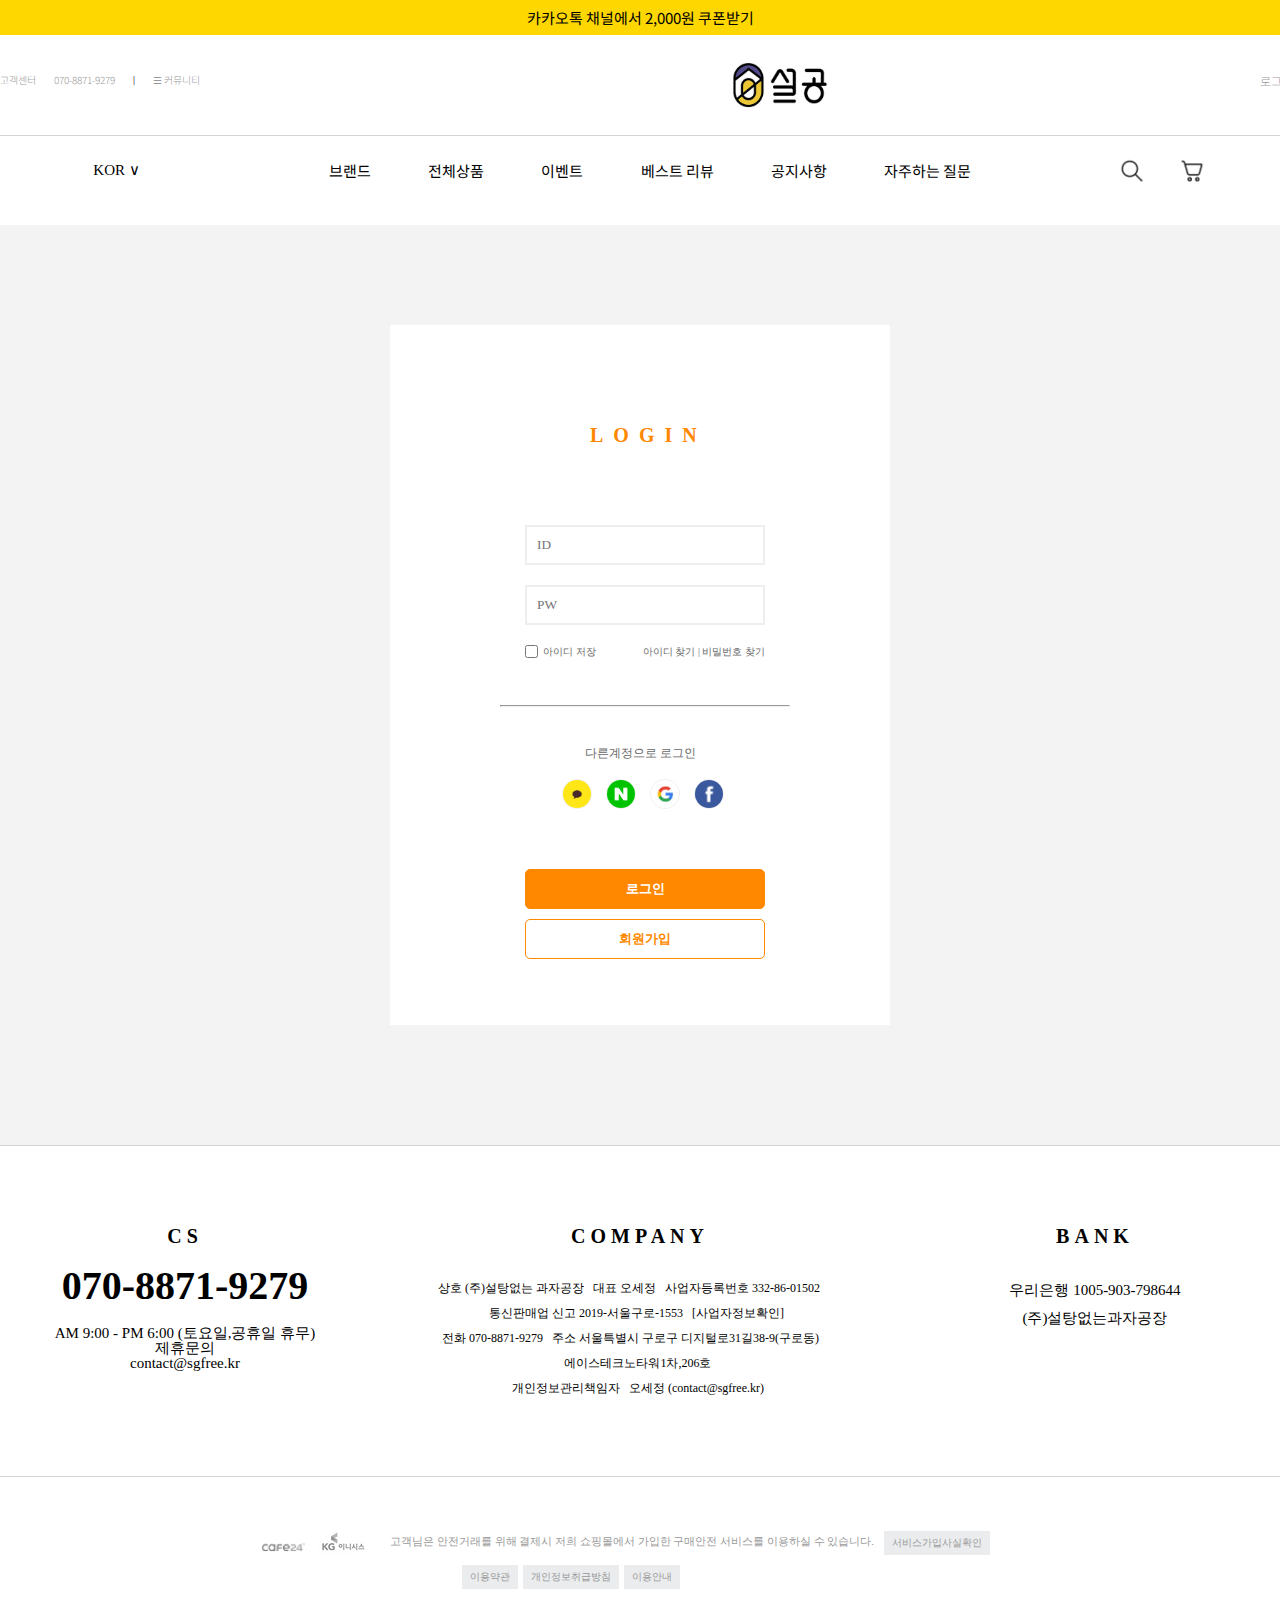
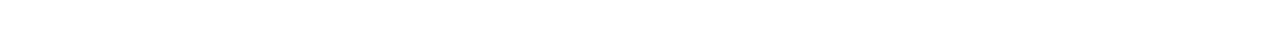
<file: sub_2.html>
<!DOCTYPE html>
<html>
  <head>
    <title>설탕없는과자공장 | 설공</title>
    <link href="css/reset.css" rel="stylesheet">
    <link href="css/common.css" rel="stylesheet">
    <link href="css/sub_2.css" rel="stylesheet">
    <script src="https://ajax.aspnetcdn.com/ajax/jQuery/jquery-3.4.0.min.js"></script>
    <style>
      @import url('https://fonts.googleapis.com/css2?family=Kanit:wght@300&family=Noto+Sans+KR:wght@100;300;400;500;700;900&display=swap');
            </style>
      <script>
        $(function(){
          $('.menu > li').mouseover(function(){
            $(this).children('.sub').stop().fadeIn(150);
          }).mouseout(function(){
            $('.sub').stop().fadeOut(100);
          });
        });
</script>
  </head>
  <body>
    <div id="kakao">
        <div id="box">
        <h3><a href="#">카카오톡 채널에서 2,000원 쿠폰받기</a></h3>
        </div></div>
    <header>
      <div id="box1">
        <div id="login1">
          <ul>
            <li><a href="#">고객센터</a></li>
            <li><a href="#">070-8871-9279</a></li>
            <li>|</li>
            <li><a href="#">&#9776;  커뮤니티</a></li>
          </ul>
        </div>
      </div>
      <div id="box2">
        <div id="logo">
          <a href="index.html" target="_self"><img src="img/logo.jpg" alt="logo"></a>
        </div></div>
      <div id="box3">
        <div id="login2">
          <ul>
            <li><a href="#">로그인</a></li>
            <li><a href="sub_3.html" target="_self">회원가입</a></li>
            <li><a href="#">주문조회</a></li>
            <li><a href="#">마이페이지</a></li>
            <li><a href="#">회원혜택</a></li>
          </ul>
        </div></div>
    </header>
    <nav>
      <div id="box1">
        <h4><a href="#">KOR   &#8744;</a></h4></div> 
  
      <div id="box2">
        <ul class="menu">
          <li><a href="sub.html" target="_self">브랜드</a>
            <ul class="sub">
              <li><a href="#">설공 스토리</a></li>
              <li><a href="#">캐릭터 소개</a></li>
              <li><a href="#">설탕없는과자공장</a></li>
            </ul>
          </li>
          <li><a href="sub.html" target="_self">전체상품</a>
            <ul class="sub">
              <li><a href="#">산소빵 & 와플</a></li>
              <li><a href="#">잼 & 스프레드</a></li>
              <li><a href="#">베이커리</a></li>
              <li><a href="#">설탕 대체재</a></li>
              <li><a href="#">묶음 상품</a></li>
            </ul>
          </li>
          <li><a href="sub.html" target="_self">이벤트</a>
            <ul class="sub">
              <li><a href="#">라이트 설공 챌린지</a></li>
              <li><a href="#">진행중인 이벤트</a></li>
              <li><a href="#">당첨자 발표</a></li>
            </ul>
          </li>
          <li><a href="sub.html" target="_self">베스트 리뷰</a>
            <ul class="sub">
              <li><a href="#">위클리 베스트</a></li>
              <li><a href="#">베스트</a></li>
            </ul>
          </li>
          <li><a href="sub.html" target="_self">공지사항</a></li>
          <li><a href="sub.html" target="_self">자주하는 질문</a></li>
        </ul></div>
  
        <div id="icon">
          <div class="iconbox">
              <a href="#"><img src="img/icon_1.png" alt="아이콘1"></a>
          </div>
          <div class="iconbox">
              <a href="#"><img src="img/icon_2.png" alt="아이콘2"></a>
          </div>
        </div>
    </nav>

      <main id="sub_2">
        <div class="sub_2_2">
        <h1>LOGIN</h1>
        <div class="loginbox">

          <form>
            <table>
              <tr>
                <td><input type="text" placeholder="ID"/></td>
              </tr>
              <tr>
                <td><input type="password" placeholder="PW"/></td>
              </tr></table>

            <input type="checkbox" name="save"/>
            <label>아이디 저장</label>
            <span><a href="#">아이디 찾기 | 비밀번호 찾기</a></span><br><br>
            <br><br><br><hr>
            <h2>다른계정으로 로그인</h2>
            <div class="login_1">
              <a href="#"><img src="img/login_1.jpg" alt="#"></a>
              <a href="#"><img src="img/login_2.png" alt="#"></a>
              <a href="#"><img src="img/login_3.JPG" alt="#"></a>
              <a href="#"><img src="img/login_4.jpg" alt="#"></a>
              </div>
        <button>로그인</button>
        <button>회원가입</button>
        </form>
        </div>
      </div>
      </main>

    <footer>
        <div id="top">
            <div class="cs">
                <h1>CS</h1>
                <h2>070-8871-9279</h2>
                <h3>AM 9:00 - PM 6:00 (토요일,공휴일 휴무)<br>
                    <b>제휴문의</b><br>
                    contact@sgfree.kr</h3>
            </div>
            <div class="company">
                <h1>COMPANY</h1>
                <pre>
                          상호 (주)설탕없는 과자공장   대표 오세정   사업자등록번호 332-86-01502
                               통신판매업 신고 2019-서울구로-1553   [사업자정보확인]
                           전화 070-8871-9279   주소 서울특별시 구로구 디지털로31길38-9(구로동)
                                에이스테크노타워1차,206호
                                개인정보관리책임자   오세정 (contact@sgfree.kr)</pre>
            </div>
            <div class="bank">
                <h1>BANK</h1>
                <h2>우리은행 1005-903-798644<br>
                    <b>(주)설탕없는과자공장</b></h2>
            </div>
        </div>
        <div id="botton">
            <div id="box">
              <div class="imgbox">
            <a href="#"><img src="img/footer_1.png" alt=""></a>
              </div>
            <a href="#"><img src="img/footer_2.jpg" alt=""></a>
            <h1>고객님은 안전거래를 위해 결제시 저희 쇼핑몰에서 가입한 구매안전 서비스를 이용하실 수 있습니다.</h1>
            <button>서비스가입사실확인</button>
            <div class="box1">
            <button>이용약관</button>
            <button>개인정보취급방침</button>
            <button>이용안내</button>
        </div></div></div>
    </footer>
  </body>
</html>
</file>
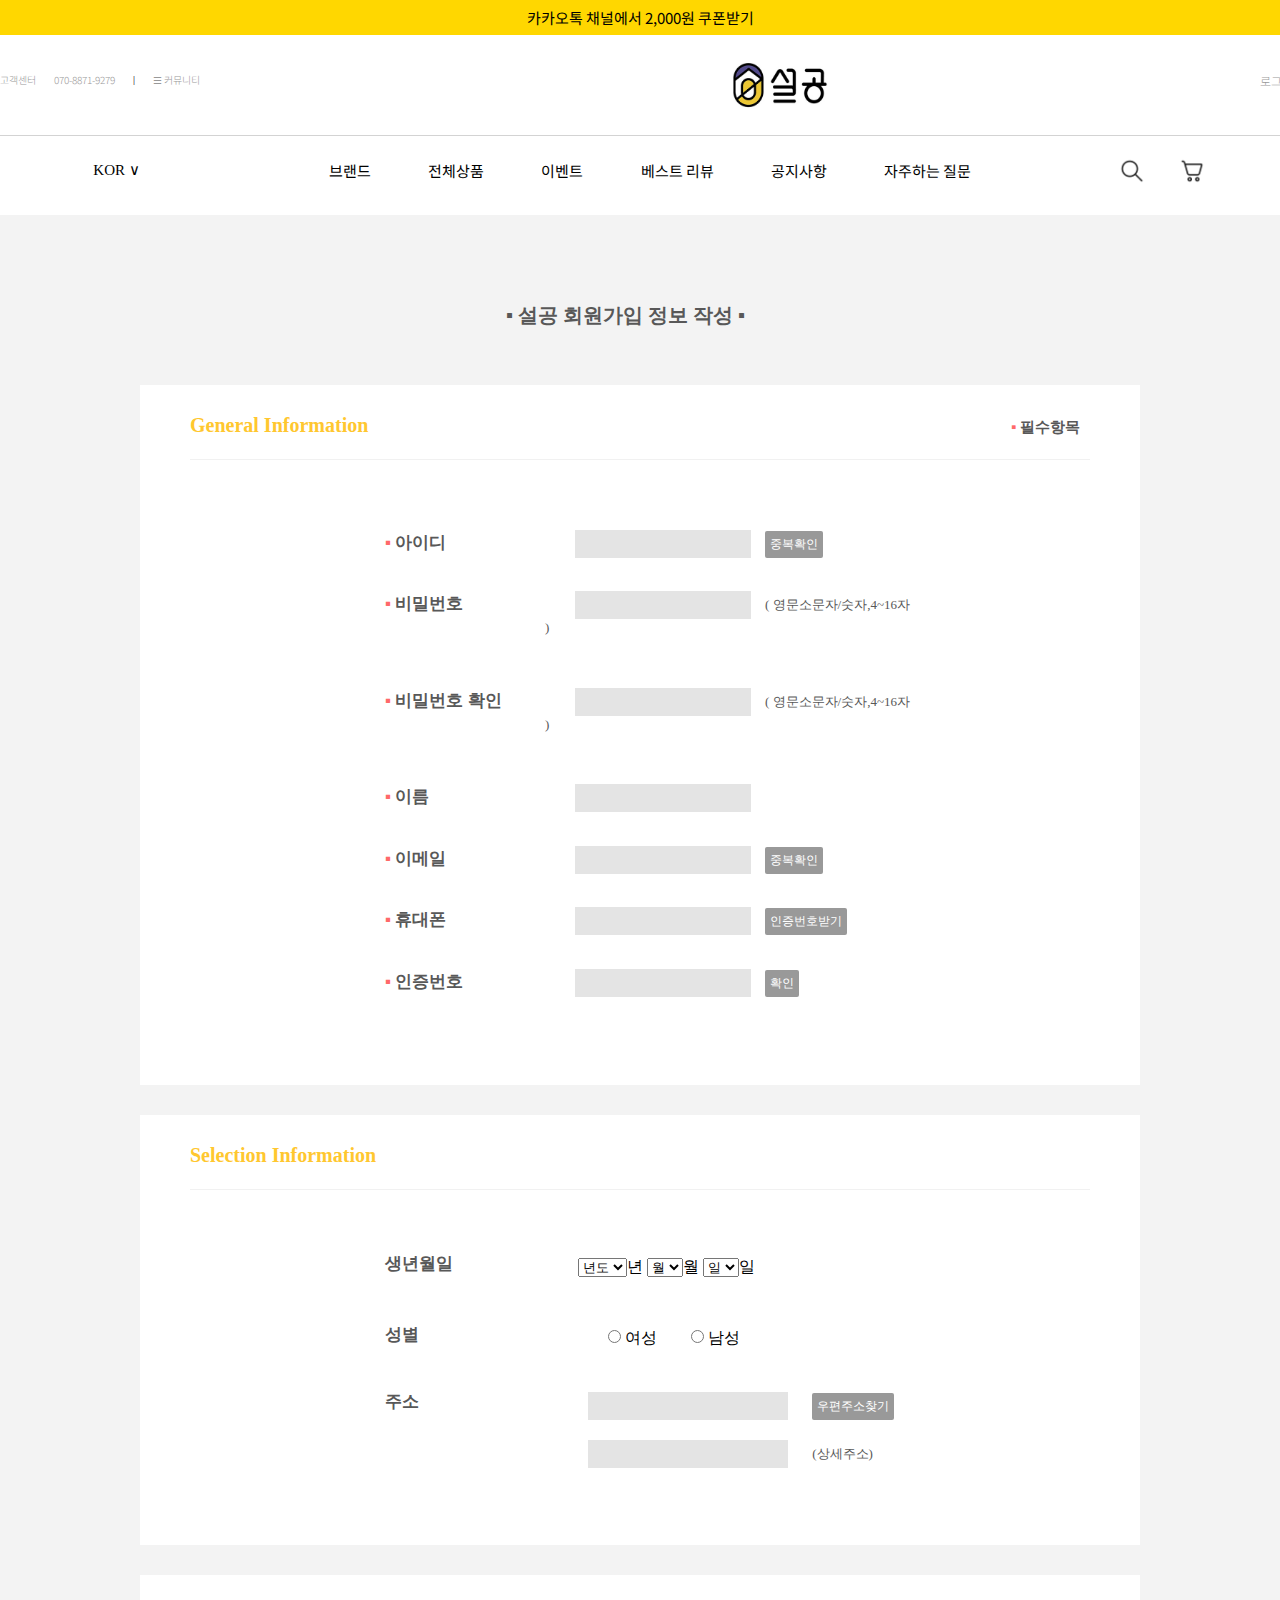
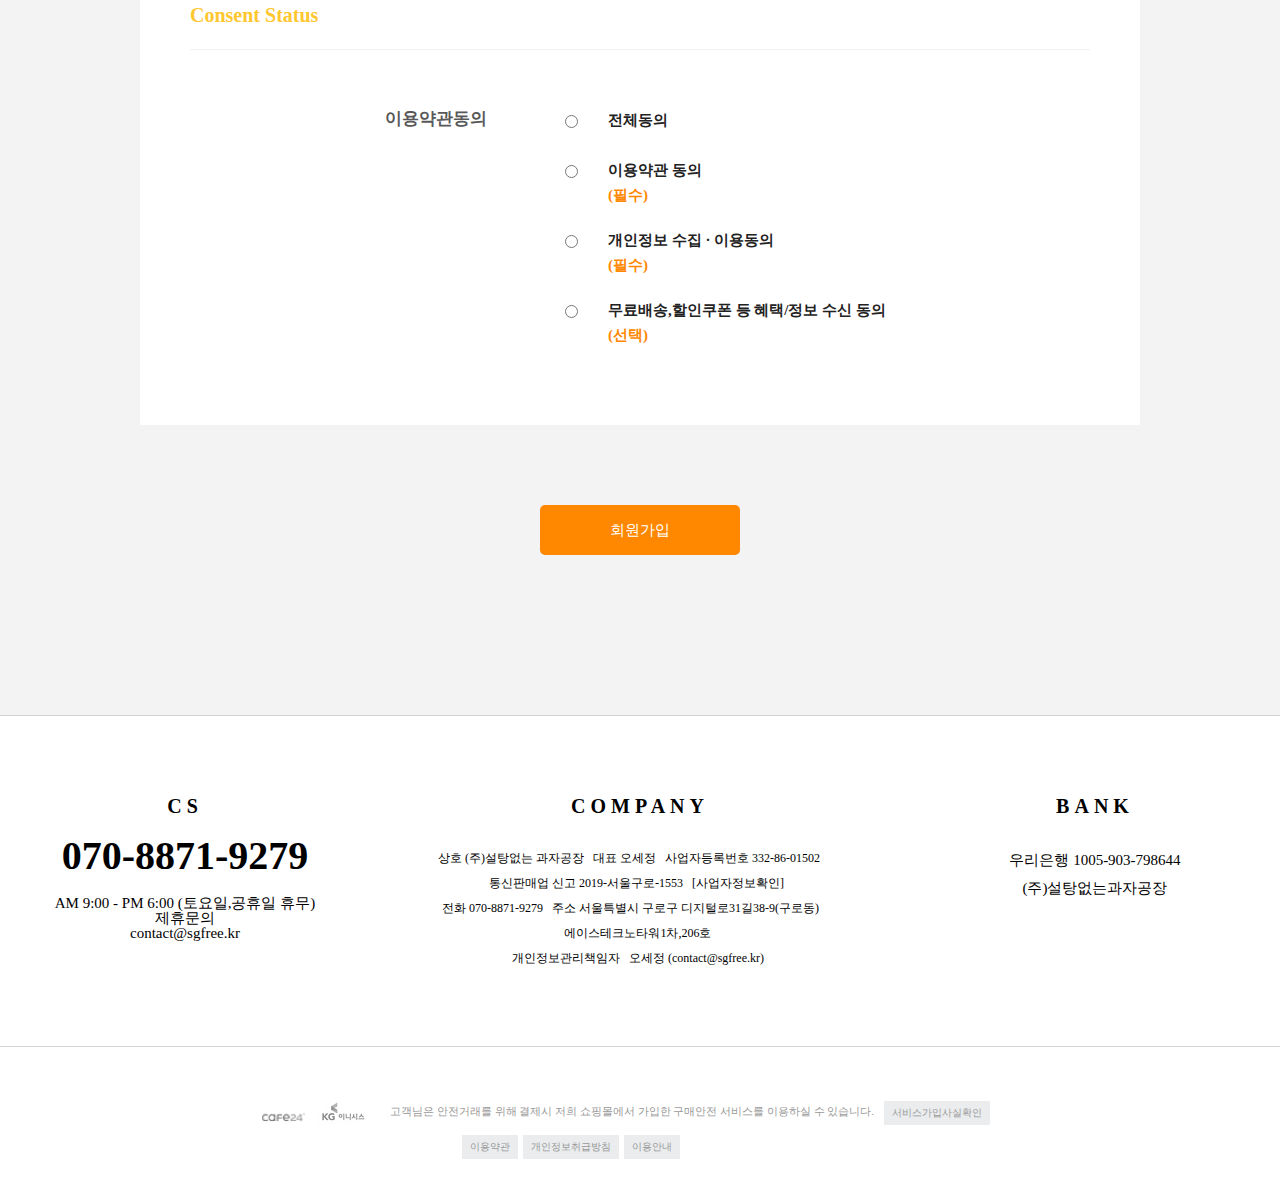
<file: sub_3.html>
<!DOCTYPE html>
<html>
  <head>
    <title>설탕없는과자공장 | 설공</title>
    <link href="css/reset.css" rel="stylesheet">
    <link href="css/common.css" rel="stylesheet">
    <link href="css/sub_3.css" rel="stylesheet">
    <script src="https://ajax.aspnetcdn.com/ajax/jQuery/jquery-3.4.0.min.js"></script>
    <style>
        @import url('https://fonts.googleapis.com/css2?family=Kanit:wght@300&family=Noto+Sans+KR:wght@100;300;400;500;700;900&display=swap');
              </style>
    <script>
      $(function(){
        $('.menu > li').mouseover(function(){
          $(this).children('.sub').stop().fadeIn(150);
        }).mouseout(function(){
          $('.sub').stop().fadeOut(100);
        });
      });
</script>
  </head>
  <body>
    <div id="kakao">
        <div id="box">
        <h3><a href="#">카카오톡 채널에서 2,000원 쿠폰받기</a></h3>
        </div></div>
    <header>
      <div id="box1">
        <div id="login1">
          <ul>
            <li><a href="#">고객센터</a></li>
            <li><a href="#">070-8871-9279</a></li>
            <li>|</li>
            <li><a href="#">&#9776;  커뮤니티</a></li>
          </ul>
        </div>
      </div>
      <div id="box2">
        <div id="logo">
          <a href="index.html" target="_self"><img src="img/logo.jpg" alt="logo"></a>
        </div></div>
      <div id="box3">
        <div id="login2">
          <ul>
            <li><a href="sub_2.html" target="_self">로그인</a></li>
            <li><a href="#">회원가입</a></li>
            <li><a href="#">주문조회</a></li>
            <li><a href="#">마이페이지</a></li>
            <li><a href="#">회원혜택</a></li>
          </ul>
        </div></div>
    </header>
    <nav>
        <div id="box1">
          <h4><a href="#">KOR   &#8744;</a></h4></div> 
    
        <div id="box2">
          <ul class="menu">
            <li><a href="sub.html" target="_self">브랜드</a>
              <ul class="sub">
                <li><a href="#">설공 스토리</a></li>
                <li><a href="#">캐릭터 소개</a></li>
                <li><a href="#">설탕없는과자공장</a></li>
              </ul>
            </li>
            <li><a href="sub.html" target="_self">전체상품</a>
              <ul class="sub">
                <li><a href="#">산소빵 & 와플</a></li>
                <li><a href="#">잼 & 스프레드</a></li>
                <li><a href="#">베이커리</a></li>
                <li><a href="#">설탕 대체재</a></li>
                <li><a href="#">묶음 상품</a></li>
              </ul>
            </li>
            <li><a href="sub.html" target="_self">이벤트</a>
              <ul class="sub">
                <li><a href="#">라이트 설공 챌린지</a></li>
                <li><a href="#">진행중인 이벤트</a></li>
                <li><a href="#">당첨자 발표</a></li>
              </ul>
            </li>
            <li><a href="sub.html" target="_self">베스트 리뷰</a>
              <ul class="sub">
                <li><a href="#">위클리 베스트</a></li>
                <li><a href="#">베스트</a></li>
              </ul>
            </li>
            <li><a href="sub.html" target="_self">공지사항</a></li>
            <li><a href="sub.html" target="_self">자주하는 질문</a></li>
          </ul></div>
    
          <div id="icon">
            <div class="iconbox">
                <a href="#"><img src="img/icon_1.png" alt="아이콘1"></a>
            </div>
            <div class="iconbox">
                <a href="#"><img src="img/icon_2.png" alt="아이콘2"></a>
            </div>
          </div>
      </nav>

      <main id="sub_3">
        <div id="title">
        <h1>&#9642 설공 회원가입 정보 작성 &#9642</h1>
        </div>
        <div id="subbox">
            <div class="title_1">
                <h1>General Information</h1>
                <h2><b>&#9642</b>  필수항목</h2>
            </div>
        <div class="section">
            <form>
                <table>
                <tr>
                    <th><label><b>&#9642</b> 아이디</label></th>
                    <td><input type="text"/>
                    <input type="submit" value="중복확인"/></td>
                </tr>
                <tr>
                    <th><label><b>&#9642</b> 비밀번호</label></th>
                    <td><input type="password"/>
                    <span>( 영문소문자/숫자,4~16자 )</span></td>
                </tr>
                <tr>
                    <th><label><b>&#9642</b> 비밀번호 확인</label></th>
                    <td><input type="password"/>
                    <span>( 영문소문자/숫자,4~16자 )</span></td>
                </tr>

                <tr>
                    <th><label><b>&#9642</b> 이름</label></th>
                    <td><input type="text"/></td>
                </tr>
                <tr>
                    <th><label><b>&#9642</b> 이메일</label></th>
                    <td><input type="text"/>
                    <input type="submit" value="중복확인"/></td>
                </tr>
                <tr>
                    <th><label><b>&#9642</b> 휴대폰</label></th>
                    <td><input type="text" />
                    <input type="submit" value="인증번호받기"/></td>
                </tr>
                <tr>
                    <th><label><b>&#9642</b> 인증번호</label></th>
                    <td><input type="text"/>
                    <input type="submit" value="확인"/></td>
                </tr>
            </table>
            </form>
        </div> </div>

        <div id="subbox_2">
            <div class="title_2">
                <h1>Selection Information</h1>
            </div>
            <div class="section_2">
                <form>
                    <table>
                        <tr>
                            <th><label>생년월일</label></th>
                            <td>
                            <select name="yy">
                            <option>년도</option>
                            <option value="2004">2004</option>
                            <option value="2003">2003</option>
                            <option value="2002">2002</option>
                            <option value="2001">2001</option>
                            <option value="2000">2000</option>
                            <option value="1999">1999</option>
                            <option value="1998">1998</option>
                            <option value="1997">1997</option>
                            <option value="1996">1996</option>
                            <option value="1995">1995</option>
                            <option value="1994">1994</option>
                            <option value="1993">1993</option>
                            </select>년
                            <select>
                                <option>월</option>
                                <option>01</option>
                                <option>02</option>
                                <option>03</option>
                                <option>04</option>
                                <option>05</option>
                                <option>06</option>
                                <option>07</option>
                                <option>08</option>
                                <option>09</option>
                                <option>10</option>
                                <option>11</option>
                                <option>12</option>
                            </select>월
                            <select>
                                <option>일</option>
                                <option>01</option>
                                <option>02</option>
                                <option>03</option>
                                <option>04</option>
                                <option>05</option>
                                <option>06</option>
                                <option>07</option>
                                <option>08</option>
                                <option>09</option>
                                <option>10</option>
                                <option>11</option>
                                <option>12</option>
                                <option>13</option>
                                <option>14</option>
                                <option>15</option>
                                <option>16</option>
                                <option>17</option>
                                <option>18</option>
                                <option>19</option>
                                <option>20</option>
                                <option>21</option>
                                <option>22</option>
                                <option>23</option>
                                <option>24</option>
                                <option>25</option>
                                <option>26</option>
                                <option>27</option>
                                <option>28</option>
                                <option>29</option>
                                <option>30</option>
                                <option>31</option>
                            </select>일
                        </td>
                        </tr>
                        <tr>
                            <th><label>성별</label></th>
                            <td><input type="radio" value="F"/>
                            여성
                            <input type="radio" value="M"/>
                            남성
                            </td>
                        </tr>
                        <tr>
                            <th><label>주소</label></th>
                            <td><input type="text" name="주소">
                            <input type="submit" value="우편주소찾기"><br>
                            <input type="text" name="상세주소">
                            <span>(상세주소)</span>
                        </td>
                        </tr>
                    </table>
                </form>
            </div>
        </div>
        
            <div id="agree">
                <div class="title_3">
                    <h1>Consent Status</h1>
                </div>
                <div class="section_3">
                <form>
                    <table>
                        <tr>
                        <th><label>이용약관동의</label></th>
                        <td><input type="radio">전체동의<br><p>&nbsp;</p>
                        <input type="radio">이용약관 동의<p>(필수)</p><br>
                        <input type="radio">개인정보 수집 &middot; 이용동의 <p>(필수)</p><br>
                        <input type="radio">
                        무료배송,할인쿠폰 등 혜택/정보 수신 동의<p>(선택)</p>
                        </td></tr>
                    </table>
                </form></div>
            </div>
        </div>

        <div class="button">
        <button>회원가입</button>
        </div>
      </main>

    <footer>
        <div id="top">
            <div class="cs">
                <h1>CS</h1>
                <h2>070-8871-9279</h2>
                <h3>AM 9:00 - PM 6:00 (토요일,공휴일 휴무)<br>
                    <b>제휴문의</b><br>
                    contact@sgfree.kr</h3>
            </div>
            <div class="company">
                <h1>COMPANY</h1>
                <pre>
                          상호 (주)설탕없는 과자공장   대표 오세정   사업자등록번호 332-86-01502
                               통신판매업 신고 2019-서울구로-1553   [사업자정보확인]
                           전화 070-8871-9279   주소 서울특별시 구로구 디지털로31길38-9(구로동)
                                에이스테크노타워1차,206호
                                개인정보관리책임자   오세정 (contact@sgfree.kr)</pre>
            </div>
            <div class="bank">
                <h1>BANK</h1>
                <h2>우리은행 1005-903-798644<br>
                    <b>(주)설탕없는과자공장</b></h2>
            </div>
        </div>
        <div id="botton">
            <div id="box">
              <div class="imgbox">
            <a href="#"><img src="img/footer_1.png" alt=""></a>
              </div>
            <a href="#"><img src="img/footer_2.jpg" alt=""></a>
            <h1>고객님은 안전거래를 위해 결제시 저희 쇼핑몰에서 가입한 구매안전 서비스를 이용하실 수 있습니다.</h1>
            <button>서비스가입사실확인</button>
            <div class="box1">
            <button>이용약관</button>
            <button>개인정보취급방침</button>
            <button>이용안내</button>
        </div></div></div>
    </footer>
  </body>
</html>
</file>
<file: css/common.css>
@charset "utf-8";
      * {margin:0; padding:0; box-sizing:border-box; font-family:"맑은 고딕";}
      ul, ol, li {list-style:none; margin:0; padding:0;}
#kakao {width:100%; height:35px; background-color:gold;}
      #kakao > #box {width:700px; height:35px; margin:0 auto; text-align:center;}
      #kakao > #box > h3 > a {font-size:15px; text-decoration:none; font-weight:150; 
        color:#000; margin:0 auto; line-height:35px; font-family: 'Noto Sans KR', sans-serif; font-weight:400;}

      /*header*/
      header {width:1580px; height:100px; margin:0 auto; display:flex; justify-content: space-between; align-items: center;}
      header > #box1 {width:200px; height:20px;}
      header > #box2 {width:120px; height:50px; margin:0 0 0 100px;}
      header > #box3 {width:320px; height:20px;}

      /*logo*/
      #logo {width:100px; height:50px; margin:0 auto;}
      #logo > a > img {width:100%; height:100%;}

      /*login1*/
      #login1 > ul {display:flex; justify-content: space-between; align-content: center;}
      #login1 > ul > li {float:left; font-size:10px;}
      #login1 > ul > li > a {text-decoration:none; float:left; font-size:10px; color:#999; font-family: 'Noto Sans KR', sans-serif; font-weight:300;}

      /*login2*/
      #login2 > ul {display:flex; justify-content: space-between; align-content: center;}
      #login2 > ul > li > a {text-decoration:none; float:left; font-size:12px; color:#999; font-family: 'Noto Sans KR', sans-serif; font-weight:300;}
      #login2 > ul > li > a:hover {color:#000;}


      /*nav*/
      nav {width:100%; height:70px; border-top:1px solid lightgray; display:flex; justify-content: space-around;}

      nav > #box1 {width:170px; height:69px;}
      nav > #box1 > h4> a {text-decoration:none; color:#000; font-size:15px; margin:0 50px; font-weight:100; line-height:69px; float:left;}

      nav > #box2 {width:700px; height:69px; display:flex; flex-direction:row; justify-content: center;}
      nav > #box2 > .menu {width:700px; height:69px; line-height:69px; color:#666; font-size:15px; display:flex; flex-wrap: wrap; flex-direction:row; justify-content: space-around;}
      nav > #box2 > .menu > li {height:69px; line-height:69px; color:#a0a0a0; font-size:15px; font-family: 'Noto Sans KR', sans-serif; }
      nav > #box2 > .menu > li > a {text-decoration:none; color:#000; float:left; }
      nav > #box2 > .menu > li > a:hover {opacity:0.4;}

      nav > #box2 > .menu > li > .sub {background-color:#fff; border:0.5px solid rgb(232, 232, 232); height:auto; width:165px; position:absolute; padding:20px; font-family: 'Noto Sans KR', sans-serif; margin:60px 0 0 -30px; display:none; z-index:100;}
      nav > #box2 > .menu > li > .sub > li {line-height:40px;}
      nav > #box2 > .menu > li > .sub > li > a {text-decoration:none; color:rgb(163, 163, 163); font-size:15px; font-family: 'Noto Sans KR', sans-serif; font-weight: 400;}
      nav > #box2 > .menu > li > .sub > li > a:hover {color:#000;}

      nav > #icon {width:150px; height:69px; line-height:69px;}
      nav > #icon > .iconbox {width:60px; height:35px; float:left; margin:20px auto; line-height:45px;}
      nav > #icon > .iconbox > a > img {width:30px; height:30px; margin:0 auto; float:right;}


      /*footer*/
      footer {width:100%; height:300px; margin:0 auto; float:left; background-color:#fff; border-top:1px solid lightgray;}
      #top {width: 1260px; height:300px; background-color:#fff; margin:30px auto;}
      #top > .cs {width:350px; height:345px; float: left; }
      #top > .cs > h1 {text-align:center; font-size:20px; font-weight:bold; color:#000; letter-spacing:5px; margin:50px 0 0 0;}
      #top > .cs > h2 {text-align:center; font-size:40px; font-weight:bold; color:#000; margin:20px 0 0 0;}
      #top > .cs > h3 {text-align:center; font-size:15px; font-weight:100; color:#000; margin:20px 0 0 0;}

      #top > .company {width:560px; height:345px; float: left; }
      #top > .company > h1 {text-align:center; font-size:20px; font-weight:bold; color:#000; letter-spacing:5px; margin:50px 0 0 0; }
      #top > .company > pre {text-align:center; font-size:12px; font-weight:100; color:#000; margin:0 auto; margin:30px 0 0 0; line-height:25px; float:left;}

      #top > .bank {width:350px; height:345px; float: left; }
      #top > .bank > h1 {text-align:center; font-size:20px; font-weight:bold; color:#000; letter-spacing:5px; margin:50px 0 0 0;}
      #top > .bank > h2 {text-align:center; font-size:15px; font-weight:100px; color:#000; margin:30px 0 0 0; line-height:28px; font-weight:100;}

      #botton {width:100%; height:155px; background-color:#fff; margin:-30px auto; border-top:1px solid lightgrey;}
      #botton > #box {width:1260px; height:155px; margin:0 auto;}
      #botton > #box > .imgbox {width:47px; height:30px; float:left; margin:10px 0 0 250px;}
      #botton > #box > .imgbox > a > img {width:100%; height:100%;}
      #botton > #box > a > img {float:left; margin:10px 0 0 10px;}
      #botton > #box > h1 {font-size:11px; color:#999; float:left; margin:15px 0 0 20px;}
      #botton > #box > button {display:block; background-color:#EAECEE; margin:0 0 0 20px; border:0; color:#999; 
        font-size:10px; text-align:center; padding:5px 8px; float: left; margin:10px 0 0 10px;}
      #botton > #box > button:hover {background-color:#000; color:#fff; cursor:pointer;}

      #botton > #box > .box1 {width:240px; height:25px; float:left; margin:10px 0 0 150px;}
      #botton > #box > .box1 > button {display:block; background-color:#EAECEE; margin:0 0 0 30px; border:0; color:#999; 
        font-size:10px; text-align:center;padding:5px 8px; float: left; margin:0 0 0 5px;}
      #botton > #box > .box1 > button:hover {background-color:#000; color:#fff; cursor:pointer;}
</file>
<file: css/main.css>
@charset "utf-8";  
  * {margin:0; padding:0; box-sizing:border-box; font-family:"맑은 고딕";}
      ul, ol, li {list-style:none; margin:0; padding:0;}
/*slider*/
      #slidewrap {width:1903px; height:600px; margin:0 auto; position:relative; overflow:hidden;}
      .slide {width:7612px;}
      .slide > li {width:1903px; height:600px; float:left;}
      .slide > li > img {width:100%; height:100%;}

      #slidewrap > span {position: absolute; top:50%; display: block; font-size:32px; line-height:23px; cursor: pointer; height:50px; transform: translateY(-50%); background: rgba(255,255,255,0.6); color:rgba(0,0,0,0.5);}
      #slidewrap > span:hover {color:rgba(255,255,255,0.6); background-color: rgba(0,0,0,0.5);}
      .prev {left:0; border-radius: 0 10px 10px 0px; padding:10px;}
      .next {right:0; border-radius: 10px 0px 0px 10px; padding:10px;}

     /*section*/
    #best {width:1260px; height:200px; padding:50px 0px; margin:10px auto; display:flex; flex-flow: column wrap; align-items:center; justify-content:space-evenly;} 
    #best > h3 {font-size:22px; color:#000; font-weight:500; letter-spacing:5px; font-family: 'Noto Sans KR', sans-serif; font-weight: 400;}
    #best > h2 {font-size:40px; color: #000; font-weight:100;}
    #best > p {font-size:13px; color:#999; font-family: 'Noto Sans KR', sans-serif; font-weight: 300;}

     
      section {width:100%; height:3300px; margin:0 auto;}
      #product {width:1260px; height:1000px; margin:0 auto;}
      #product > .box {width:285px; height:450px; margin:10px 15px 30px 15px; float:left; text-align:center; background-color:#fff;}
      #product > .box > .img_box {width:285px; height:285px; margin:0 auto;  overflow:hidden;}
      #product > .box > .img_box > a > img {width:285px; height:285px; margin:0 auto;}
      #product > .box > .img_box > a > img:hover {transform:scale(1.05); transition:0.4s;}
      #product > .box > h5 > a {width:100%; height:50px;  float:left; margin:15px 0 0 0; text-decoration:none; color:#000; text-align:center; font-size:15px; letter-spacing:-0.5px; line-height:25px; font-family: 'Noto Sans KR', sans-serif; font-weight:700;}

      #product > .box > .box1 {width:285px; height:90px;margin:10px auto; float:left; border-top:1px solid lightgray;}
      #product > .box > .box1 > p {font-size:16px; text-align:center; color:#000; margin:10px auto; font-family: 'Noto Sans KR', sans-serif; font-weight:700;}
      #product > .box > .box1 > h6 {font-size:8px; text-align:center;}
      #product > .box > .box1 > h6:after {content:"추천"; color:#fff; width:32px; padding:0.9px 0px; border-radius:0px; background-color:#ff4966; display:block; margin:15px auto; height:13.5px; line-height:11px; font-family: 'Noto Sans KR', sans-serif; font-weight:100; font-size:11px;}

      #coupon {width:1260px; height:500px; background-color:#fff; margin:0 auto;}
      #coupon > .box2 {width:420px; height:450px; margin:30px 0 0 0px; float:left;}
      #coupon > .box2 > a > img {width:100%; height:400px; margin:0 auto;}
      #coupon > .box2 > h5 {color:#000; text-align:center; margin:20px auto; font-size:15px;}

      #story {width:100%; height:720px; background-color:#F4F6F6;}
      #story > .box3 {width:1260px; height:720px; margin:20px auto;}
      #story > .box3> h3 {text-align:center; float:left; margin:75px 0 0 594px; letter-spacing:5px; font-family: 'Kanit', sans-serif; font-weight:300; font-size:20px;}
      #story > .box3> h4 {text-align:center; float:left; margin:10px 0 0 625px; font-weight:100;}
      #story > .box3> .box4 {width:1230px; height:400px; background-color:#fff; margin:100px auto; float:left;}
      #story > .box3> .box4 > img {width:630px; height:100%; margin:0 auto; float:left;}

      #story > .box3> .box4 >.box4text {width:600px; height:100%; margin:0 auto; float:right; display:flex; flex-direction: column; justify-content:space-evenly; padding:30px 0 40px 0;}
      #story > .box3> .box4 >.box4text > h3 {color:#000; margin:0 0 0 40px; float:left; font-size:30px; font-family: 'Noto Sans KR', sans-serif; font-weight:400;}
      #story > .box3> .box4 > .box4text > p {color:#000; margin:0 0 0 40px; float:left; font-size:17px; letter-spacing:0px;  line-height:33px; font-family: 'Noto Sans KR', sans-serif; font-weight:300;}
      #story > .box3> .box4 > .box4text > button {display:block; background-color:#fff; border:1px solid #D7DBDD; color:#000; font-size:16px; text-align:center; float:left; letter-spacing:1px; font-weight:100; margin:0 0 0 40px; font-family: 'Noto Sans KR', sans-serif; font-weight:300; padding:8px; width:210px;}
      #story > .box3> .box4 > .box4text > button:hover {cursor:pointer; border:1px solid #4e4e4e;}

      #review {width:100%; height:850px; margin:0 auto; background-color:#F4F6F6;}
      #review > .box4 {width:1260px; height:850px; margin:0 auto;}
      #review > .box4> h3 {text-align:center; float:left; margin:40px 0 0 555px; letter-spacing:5px; font-family: 'Kanit', sans-serif; font-weight:300; font-size:20px;}
      #review > .box4> h4 {text-align:center; float:left; margin:10px 370px 0 630px; font-weight:100;}

      #review > .box4> .box5 {width:240px; height:420px; background-color:#fff; margin:60px 0 0 10px; float:left; border:1px solid #D7DBDD;}
      #review > .box4> .box5 > a > img {width:100%; height:250px; margin:0 auto; float:left;}
      #review > .box4> .box5 > p > a {text-decoration:none; font-size:13px; color:#000; float:left; margin:20px 0 0 15px;}
      #review > .box4> .box5 > pre {float:left; color:#99A3A4; margin:10px 0 0 15px; font-size:13px;}

      #review > .box4> .box5 > .box6 {width:230px; height:80px; border-top:1px solid lightgray; float:left; margin:20px 4px 0 4px;}
      #review > .box4> .box5 > .box6 > a > img {width:50px; height:50px; float:left; margin: 18px 12px;}
      #review > .box4> .box5 > .box6> h5 > a {text-decoration:none; font-size:11px; color:#000; float:left; margin:27px 6px; font-weight:100;}
      #review > .box4> .box5 > .box6 > h6 {font-size:11px; color:#515A5A; float: left; margin:-18px 6px; font-weight:100;}
      #review > .box4> .box5 > .box6 > h6 > b {color:#000; font-weight:bold;}
      #review > .box4> button {display:block; background-color:#fff; border:1px solid #D7DBDD; color:#000; font-size:16px; text-align:center;
       padding:12px 40px; float:left; letter-spacing:1px; font-weight:100; margin:100px 0 100px 555px;}
      #review > .box4> button:hover {cursor:pointer; border:1px solid #4e4e4e;}
</file>
<file: css/sub.css>
@charset "UTF-8";
* {font-family:"맑은 고딕";}
body {margin:0;}
ul,ol,li {list-style:none; margin:0; padding:0;}
table, tr, th ,td {margin:0; padding:0; }
a {text-decoration:none;}

#sub {width:1260px; height:9550px; margin:0 auto; padding:30px;}
#product {width:500px; height:650px; float:left; margin:10px 0 0 30px;}
#product > img {width:500px; height:500px; float:left;}
.productsub {width:450px; height:100px;}
.productsub > ul> li> img {width:100px; height:100px; float:left; margin:5px 5px 0 0px;}
li:hover {cursor:pointer;} 

#sub > #contents {width:450px; height:650px; float:right; margin:10px 70px 0 0px;}
#sub > #contents > h1 {font-weight:bold; font-size:24px; color:#000; margin:20px 0 0 0px; line-height:35px; letter-spacing:-1px;}
#sub > #contents > h2 {font-size:13px; color:gray; margin:25px 0 0 0px; font-weight:100;}
#sub > #contents > .tag {width:230px; height:30px; margin:13px 0 0 0px;}
#sub > #contents > .tag > h4 {float:left; margin:0 7px 0 0px; line-height:18px; text-align:center; width:65px; height:20px; font-size:11px; 
    font-display:block; color:gray; border-radius:10px; border:0.5px solid gray;}

#sub > #contents > h5 {font-size:30px; font-weight:bold; color:#000; margin:80px 0 0 0px;}
#sub > #contents > h5:after {content:"원"; color:#000; font-size:15px; font-weight:lighter; margin:0 0 0 5px;}

#sub > #contents > table {border-top:1px solid #c7c7c7; font-size:13px; width:450px; height:160px; float:left; margin:15px 0 0 0px;}
td {padding:20px 0 0 0px; color:#000;}
td:first-child {width:180px;}

#sub > #contents > button {cursor: pointer;}
#sub > #contents > button:nth-of-type(1) {width:70px; height:60px; border-radius:3px; color:#ff4949; background-color:#fff; font-size:20px; float:left; border:1px solid #999; margin:40px 0 0 0px;}
#sub > #contents > button:nth-of-type(1):hover {background-color:#ebebeb;}

#sub > #contents > button:nth-of-type(2) {width:180px; height:60px; border-radius:3px; color:#000; background-color:#fff; font-size:15px; float:left; border:1px solid #999; margin:40px 0 0 10px;}
#sub > #contents > button:nth-of-type(2):hover {background-color:#ebebeb;}

#sub > #contents > button:nth-of-type(3) {width:180px; height:60px; border-radius:3px; color:#fff; background-color:#000; font-size:15px; float:left; margin:40px 0 0 10px;}
#sub > #contents > button:nth-of-type(3):hover {background-color:#363636;}

/*add item*/
#sub > #add {width:1200px; height:380px;  float:left; margin:60px 0 0 0px;}
#sub > #add > h1 {width:95px; height:25px; text-align:center; color:#fff; font-size:15px; background-color:#66452f; line-height:25px; margin:10px 0 0 10px; }

#sub > #add > .add1 {width:225px; height:300px; float:left; margin:30px 5px 0 9px;}
#sub > #add > .add1 > a > img {width:225px; height:225px; float:left;}
#sub > #add > .add1 > h1 > a {text-decoration:none; color:#000; font-size:13px; margin:15px 0 0 0px; float:left;}
#sub > #add > .add1 > h2 {color:#000; font-size:15px; float:left; margin:15px 0 0 0px;  font-weight:bold;}

#sub > #add > .add2 {width:225px; height:300px; float:left; margin:30px 5px 0 9px;}
#sub > #add > .add2 > a > img {width:225px; height:225px; float:left;}
#sub > #add > .add2 > h1 > a {text-decoration:none; color:#000; font-size:13px; margin:15px 0 0 0px; float:left;}
#sub > #add > .add2 > h2 {color:#000; font-size:15px; float:left; margin:15px 0 0 0px;  font-weight:bold;}

#sub > #add > .add3 {width:225px; height:300px; float:left; margin:30px 5px 0 9px;}
#sub > #add > .add3 > a > img {width:225px; height:225px; float:left;}
#sub > #add > .add3 > h1 > a {text-decoration:none; color:#000; font-size:13px; margin:15px 0 0 0px; float:left;}
#sub > #add > .add3 > h2 {color:#000; font-size:15px; float:left; margin:15px 0 0 0px;  font-weight:bold;}

#sub > #add > .add4 {width:225px; height:300px; float:left; margin:30px 5px 0 9px;}
#sub > #add > .add4 > a > img {width:225px; height:225px; float:left;}
#sub > #add > .add4 > h1 > a {text-decoration:none; color:#000; font-size:13px; margin:15px 0 0 0px; float:left;}
#sub > #add > .add4 > h2 {color:#000; font-size:15px; float:left; margin:15px 0 0 0px;  font-weight:bold;}

#sub > #add > .add5 {width:225px; height:300px; float:left; margin:30px 5px 0 9px;}
#sub > #add > .add5 > a > img {width:225px; height:225px; float:left;}
#sub > #add > .add5 > h1 > a {text-decoration:none; color:#000; font-size:13px; margin:15px 0 0 0px; float:left;}
#sub > #add > .add5 > h2 {color:#000; font-size:15px; float:left; margin:15px 0 0 0px;  font-weight:bold;}

/*detail*/
#detail {width:1200px; height:5800px; float:left; margin:100px auto;}

#detail > ul > li {width:250px; height:40px; float:left; text-align:center; border-radius:20px; padding:10px 0 10px 0px; background-color:#fff; border:1px solid rgb(236, 208, 184); font-size:13px; margin:0 25px;}
#detail > ul > li > a {text-decoration:none; color:#66452f; line-height:20px; font-weight:bold;}
#detail > ul > li:first-child {background-color:rgb(236, 208, 184); border:1px solid rgb(236, 208, 184);}

#detail > #detail_box > img {margin:50px 0 -50px 105px; float:left;}

/*deliver*/
#deliver {width:1200px; height:650px; float:left; margin:60px auto;}

#deliver > ul > li {width:250px; height:40px; float:left; text-align:center; border-radius:20px; padding:10px 0 10px 0px; background-color:#fff; border:1px solid rgb(236, 208, 184); font-size:13px; margin:0 25px;}
#deliver > ul > li > a {text-decoration:none; color:#66452f; line-height:20px; font-weight:bold;}
#deliver > ul > li:nth-child(2) {background-color:rgb(236, 208, 184); border:1px solid rgb(236, 208, 184);}

#deliver > .deliver_box_1 {width:600px; height:400px; text-align:center; float:left; margin:20px 0 0 0px;}
#deliver > .deliver_box_1 > table {display:inline-block; margin:50px 0 0 0px; float:left; border:1px solid #e9e9e9; line-height:30px; font-size:13px; color:#333; width:600px; height:350px;}

.deliver_box_1 table th {width:530px; border-bottom:1px solid #e9e9e9; color:#333; font-weight:bolder; float:left; margin:30px 30px 0 30px; text-align: left; padding:0 0 20px 0px;}

.deliver_box_1 table td {width:530px; height:300px; float:left; text-align: left; margin:0 30px 0 30px; color:gray; line-height:25px; letter-spacing:-1.5px;}


#deliver > .deliver_box_2 {width:600px; height:400px; text-align:center; float:right; margin:20px 0 0 0px;}
#deliver > .deliver_box_2 > table {display:inline-block; margin:50px 0 0 0px; float:left; border:1px solid #e9e9e9; line-height:30px; font-size:13px; color:#333; width:600px; height:350px;}

.deliver_box_2 table th {width:530px; border-bottom:1px solid #e9e9e9; color:#333; font-weight:bolder; float:left; margin:30px 30px 0 30px; text-align: left; padding:0 0 20px 0px;}

.deliver_box_2 table td {width:530px; height:300px; float:left; text-align: left; margin:0 30px 0 30px; color:gray; line-height:25px; letter-spacing:-1.5px;}

#deliver > .deliver_box_3 {width:1200px; height:250px; text-align:center; float:left;}
#deliver > .deliver_box_3 > table {display:inline-block; float:left; border:1px solid #e9e9e9; line-height:30px; font-size:13px; color:#333; width:1200px; height:150px;}

.deliver_box_3 table th {width:1100px; border-bottom:1px solid #e9e9e9; color:#333; font-weight:bolder; float:left; margin:30px 30px 0 30px; text-align: left; padding:0 0 20px 0px;}

.deliver_box_3 table td {width:1100px; height:100px; float:left; text-align: left; margin:0 30px 0 30px; color:gray; line-height:25px; letter-spacing:-1.5px;}


/*pd_review*/
#pd_review {width:1200px; height:920px; margin:60px auto; float:left; }

#pd_review > ul > li {width:250px; height:40px; float:left; text-align:center; border-radius:20px; padding:10px 0 10px 0px; background-color:#fff; border:1px solid rgb(236, 208, 184); font-size:13px; margin:0 25px;}
#pd_review > ul > li > a {text-decoration:none; color:#66452f; line-height:20px; font-weight:bold;}
#pd_review > ul > li:nth-child(3) {background-color:rgb(236, 208, 184); border:1px solid rgb(236, 208, 184);}

#pd_review > .review_box > .photo {width:1200px; height:200px; float:left; margin:50px 0 0 0px;}
#pd_review > .review_box > .photo > h1 {color:#000; font-size:16px; float:left; margin:0 0 0 25px;}
#pd_review > .review_box > .photo > h1 > b {font-weight:bold;}
#pd_review > .review_box > .photo > h2 > a {color:gray; text-decoration:none; font-size:15px; float:right; margin:0 30px 0 0;}
#pd_review > .review_box > .photo > .photo_box {width:1200px; height:150px; float:left; margin:20px 0 0 0; padding:0 0 0 15px;}
#pd_review > .review_box > .photo > .photo_box > a > img {width:130px; height:130px; border-radius:3px; margin:10px 0 0 10px;}
#pd_review > .review_box > .photo > .photo_box > a > img:hover {opacity:0.7;}

#pd_review > table {width:1150px; height:500px; float:left; margin:20px 0 0 25px;}
#pd_review table th {width:100px; border-bottom:1px solid #e9e9e9; color:#333; float:left; text-align:center; padding:0 0 20px 0px; margin:20px 0 0 0px; font-size:13px;}
#pd_review table td:first-of-type {width:750px; border-bottom:1px solid #e9e9e9; color:#333; float:left; text-align:left; padding:0 0 20px 80px; text-decoration:none; margin:20px 0 0 0px; font-size:13px; }
#pd_review table td a {text-decoration:none; color:#333;}
#pd_review table td:nth-of-type(2) {width:200px; border-bottom:1px solid #e9e9e9; color:#333; float:left; text-align:left; padding:0 0 20px 0px; margin:20px 0 0 0px; font-size:13px;}
#pd_review table td:nth-of-type(3) {width:100px; border-bottom:1px solid #e9e9e9; color:#333; float:left; text-align:left; padding:0 0 20px 0px; margin:20px 0 0 0px; font-size:13px;}

#pd_review > button {float:right; background-color:#66452f; color:#fff; font-size: 15px; padding:5px 10px 6px 10px; margin:20px 30px 20px -20px; border:none; line-height:15px; cursor:pointer;}

#pd_review > h3 > a {float:left; font-size:15px; color:#000; letter-spacing:20px; line-height:200px; margin:0 0 0 385px; text-decoration:none;}
#pd_review > h3 > a > b {font-weight:bolder;}

/*inquiry*/
#inquiry > ul > li {width:250px; height:40px; float:left; text-align:center; border-radius:20px; padding:10px 0 10px 0px; background-color:#fff; border:1px solid rgb(236, 208, 184); font-size:13px; margin:0 25px;}
#inquiry > ul > li > a {text-decoration:none; color:#66452f; line-height:20px; font-weight:bold;}
#inquiry > ul > li:last-child {background-color:rgb(236, 208, 184); border:1px solid rgb(236, 208, 184);}

#inquiry {width:1200px; height:280px; margin:100px auto; float:left;}
#inquiry > #inquiry_tablebox {width:1200px; height:440px; margin:0 auto; text-align:center;}

#inquiry > #inquiry_tablebox > table {display:inline-block; margin:0px auto; border-top:1px solid #947569; line-height:30px; width:1200px; font-size:13px; color:#333;}
#inquiry_tablebox table th {width:80px; border-bottom:1px solid #fff; color:#333; border-bottom:1px solid #eee; padding:5px 0 5px 0px;}
#inquiry_tablebox table td:first-of-type {width:770px; border-bottom:1px solid #eee; padding:5px 0 5px 0px;}
#inquiry_tablebox table td:first-of-type > a {color:#333; text-decoration:none;}
#inquiry_tablebox table td:nth-of-type(2) {width:80px; text-align:center; border-bottom:1px solid #eee; padding:5px 0 5px 0px;}
#inquiry_tablebox table td:nth-of-type(3) {width:120px; text-align:center; border-bottom:1px solid #eee; padding:5px 0 5px 0px;}
#inquiry_tablebox table td:last-of-type {width:150px; text-align:center; border-bottom:1px solid #eee; padding:5px 0 5px 0px;}


#inquiry > #inquiry_tablebox > button {float:right; margin:60px 20px 25px 0px; width:120px; height:30px; color:#fff; font-size:12px; background-color:#66452f; border:0px;}
#inquiry > #inquiry_tablebox > button:hover {cursor:pointer;}
</file>
<file: css/sub_2.css>
@charset "UTF-8";
* {font-family:"맑은 고딕";}
body {margin:0;}
ul,ol,li {list-style:none; margin:0; padding:0;}
table, tr, th ,td {margin:0; padding:0; }

#sub_2 {width:100%; height:930px; margin:20px auto -10px; background-color:#f3f3f3; padding:100px;}
#sub_2 > .sub_2_2 {width:500px; height:700px; background-color:#fff; margin:0 auto;}
#sub_2 > .sub_2_2 > h1 {font-size:20px; font-weight:bolder; letter-spacing:10px; color:#000; margin:100px 0 0 200px; float:left; color:rgb(255, 136, 0);}
#sub_2 > .sub_2_2 > .loginbox {width:350px; height:440px; float:left; margin:10px 0 0 80px; padding:30px;}

#sub_2 .sub_2_2 .loginbox form table {width:350px; margin:20px 0 0 0; float:left;}
#sub_2 .sub_2_2 .loginbox form table tr {width:350px; margin:20px 0 0 25px; float:left;}
#sub_2 .sub_2_2 .loginbox form table tr td input {width:240px; height:40px; margin:0 auto; border:none; background-color:#fff; border:2px solid #eee; padding:0 0 0 10px;}

.sub_2_2 .loginbox form input[type=checkbox] {margin:20px 0 0 25px; float:left;}
.sub_2_2 .loginbox form label {margin:22px 0 0 5px; float:left; font-size:10px; color: #686868;}
.sub_2_2 .loginbox form span a {float:right; margin:22px 25px 0 0; font-size:10px; color:#686868; text-decoration:none;}
#sub_2 > .sub_2_2 > .loginbox > form > h2 {font-size:12px; margin:40px 0 0 85px; float:left; color: #686868;}

.sub_2_2 > .loginbox > form > .login_1 {width:180px; height:30px; margin:10px 0 0 55px; float:left;}
.sub_2_2 > .loginbox > form > .login_1 > a > img {width:30px; height:30px; float:left; margin:10px 7px 0 7px; border-radius:20px; border:1px solid #eee;} 

#sub_2 > .sub_2_2 > .loginbox > form > button:first-of-type {background-color: rgb(255, 136, 0); width:240px; height:40px; color:#fff; float:left; margin:70px 0 0 25px; cursor:pointer; border:1px solid rgb(255, 136, 0); border-radius:5px; font-weight:bold;}
#sub_2 > .sub_2_2 > .loginbox > form > button:first-of-type:hover {background-color:#fff; color:rgb(255, 136, 0);}

#sub_2 > .sub_2_2 > .loginbox > form > button:last-child {background-color:#fff; width:240px; height:40px; color:rgb(255, 136, 0); float:left; margin:10px 0 0 25px; cursor:pointer; border:1px solid rgb(255, 136, 0); border-radius:5px; font-weight:bold;}
#sub_2 > .sub_2_2 > .loginbox > form > button:last-child:hover {background-color:rgb(255, 136, 0); color:#fff;}
</file>
<file: css/sub_3.css>
@charset "UTF-8";
* {font-family:"맑은 고딕";}
body {margin:0;}
ul,ol,li {list-style:none; margin:0; padding:0;}
table, tr, th ,td {margin:0; padding:0; }

#sub_3 {width:100%; height:2100px; margin:10px 0 0 0; background-color: #f3f3f3; padding:70px;}
#sub_3 > #title {width:1000px; height:50px; margin: 20px auto;}
#sub_3 > #title > h1 {font-size:20px; font-weight:bold; color:#585858; margin:0 0 0 366px;}

/*top*/
#sub_3 > #subbox {width:1000px; height:700px; background-color:#fff; margin:30px auto; padding:5px;}
#sub_3 > #subbox > .title_1 {width:900px; height:70px; margin:0 auto; border-bottom:1px solid #f1f1f1;}
#sub_3 > #subbox > .title_1 > h1 {font-size:20px; font-weight:bolder; color: rgb(255, 199, 47); float:left; margin:25px 0 10px 0;}
#sub_3 > #subbox > .title_1 > h2 {font-size:15px; font-weight:bold; color: #585858; float:right; margin:30px 10px 0 0;}
#sub_3 > #subbox > .title_1 > h2 > b {color:rgb(255, 105, 105);}

#sub_3 > #subbox > .section {width:600px; height:550px;  margin:40px auto; padding:10px;}
#sub_3 > #subbox > .section > form > table {width:550px; height:500px; margin:20px auto;}
.section form table th {width:180px; font-size: 17px; text-align:left; font-weight:bold; color: #585858; margin:0 0 0 20px;}
.section form table th b {color:rgb(255, 105, 105); margin:0 0 0 20px;}
.section form table input {border:2px solid #e4e4e4; background-color: #e4e4e4; padding:4px; margin:0 0 0 30px;}
.section form table input:hover {background-color: rgb(255, 235, 181); border:2px solid rgb(255, 235, 181);}
.section form table input[type=submit] {border-radius:2px; font-size: 12px; background-color:#999999; color:#fff; border:none; margin:0 0 0 10px; cursor:pointer; padding:5px 5px;}
.section form table input[type=submit]:hover {background-color: rgb(255, 136, 0);}
.section form table tr span {font-size: 13px; color: #585858;  margin:0 0 0 10px;}


/*bottom*/
#sub_3 > #subbox_2 {width:1000px; height:430px; background-color:#fff; margin:30px auto; padding:5px;}
#sub_3 > #subbox_2 > .title_2 {width:900px; height:70px; margin:0 auto; border-bottom:1px solid #f1f1f1;}
#sub_3 > #subbox_2 > .title_2 > h1 {font-size:20px; font-weight:bolder; color: rgb(255, 199, 47); float:left; margin:25px 0 10px 0;}

#sub_3 > #subbox_2 > .section_2 {width:600px; height:300px;  margin:30px auto; padding:5px;}
#sub_3 > #subbox_2 > .section_2 > form > table {width:550px; height:350px; margin:20px auto; }
.section_2 form table th {width:180px; font-size: 17px; text-align:left; font-weight:bold; color: #585858; margin:10px 0 0 20px; float:left;}
.section_2 form table input {border:2px solid #e4e4e4; background-color: #e4e4e4; padding:4px; margin:0 0 0 30px;}
.section_2 form table input:hover {background-color: rgb(255, 235, 181); border:2px solid rgb(255, 235, 181);}
.section_2 form table input[type=submit] {border-radius:2px; font-size: 12px; background-color:#999999; color:#fff; border:none; margin:0 0 0 10px; cursor:pointer; padding:5px 5px;}
.section_2 form table input[type=submit]:hover {background-color: rgb(255, 136, 0);}
.section_2 form table tr span {font-size: 13px; color: #585858;  margin:0 0 0 10px;}
.section_2 form table input[type=text] {width:200px; margin:10px;}

/*bottom_2*/
#agree {width:1000px; height:450px; background-color:#fff; margin:30px auto; padding:5px;}
#agree > .title_3 {width:900px; height:70px; margin:0 auto; border-bottom:1px solid #f1f1f1;}
#agree > .title_3 > h1 {font-size:20px; font-weight:bolder; color: rgb(255, 199, 47); float:left; margin:25px 0 10px 0;}
#agree > .title_3 > .section_3 {width:600px; height:240px; margin:30px auto; padding:10px;}
.section_3 > form > table {width:550px; height:240px; margin:40px auto;}
.section_3 form table tr th {width:180px; font-size: 17px; text-align:left; font-weight:bold; color: #585858; margin:20px 0 0 20px; float:left; }
.section_3 form table tr td input[type=radio] {margin:5px 30px 10px 0; float:left;}
.section_3 form table tr td {line-height:20px; font-size:15px; margin:20px 0 10px 0; float:left;  color: #222222; font-weight:bold; }
.section_3 form table tr td p {color:rgb(255, 136, 0); margin:5px;}

/*button*/
#sub_3 > .button {width:800px; height:200px; margin:30px auto;}
#sub_3 > .button > button {background-color: rgb(255, 136, 0); color:#fff; border-radius:5px; padding:5px; width:200px; height:50px; margin:50px 0 0 300px; border:none; font-size:15px;}
#sub_3 > .button > button:hover {cursor: pointer;}
</file>
